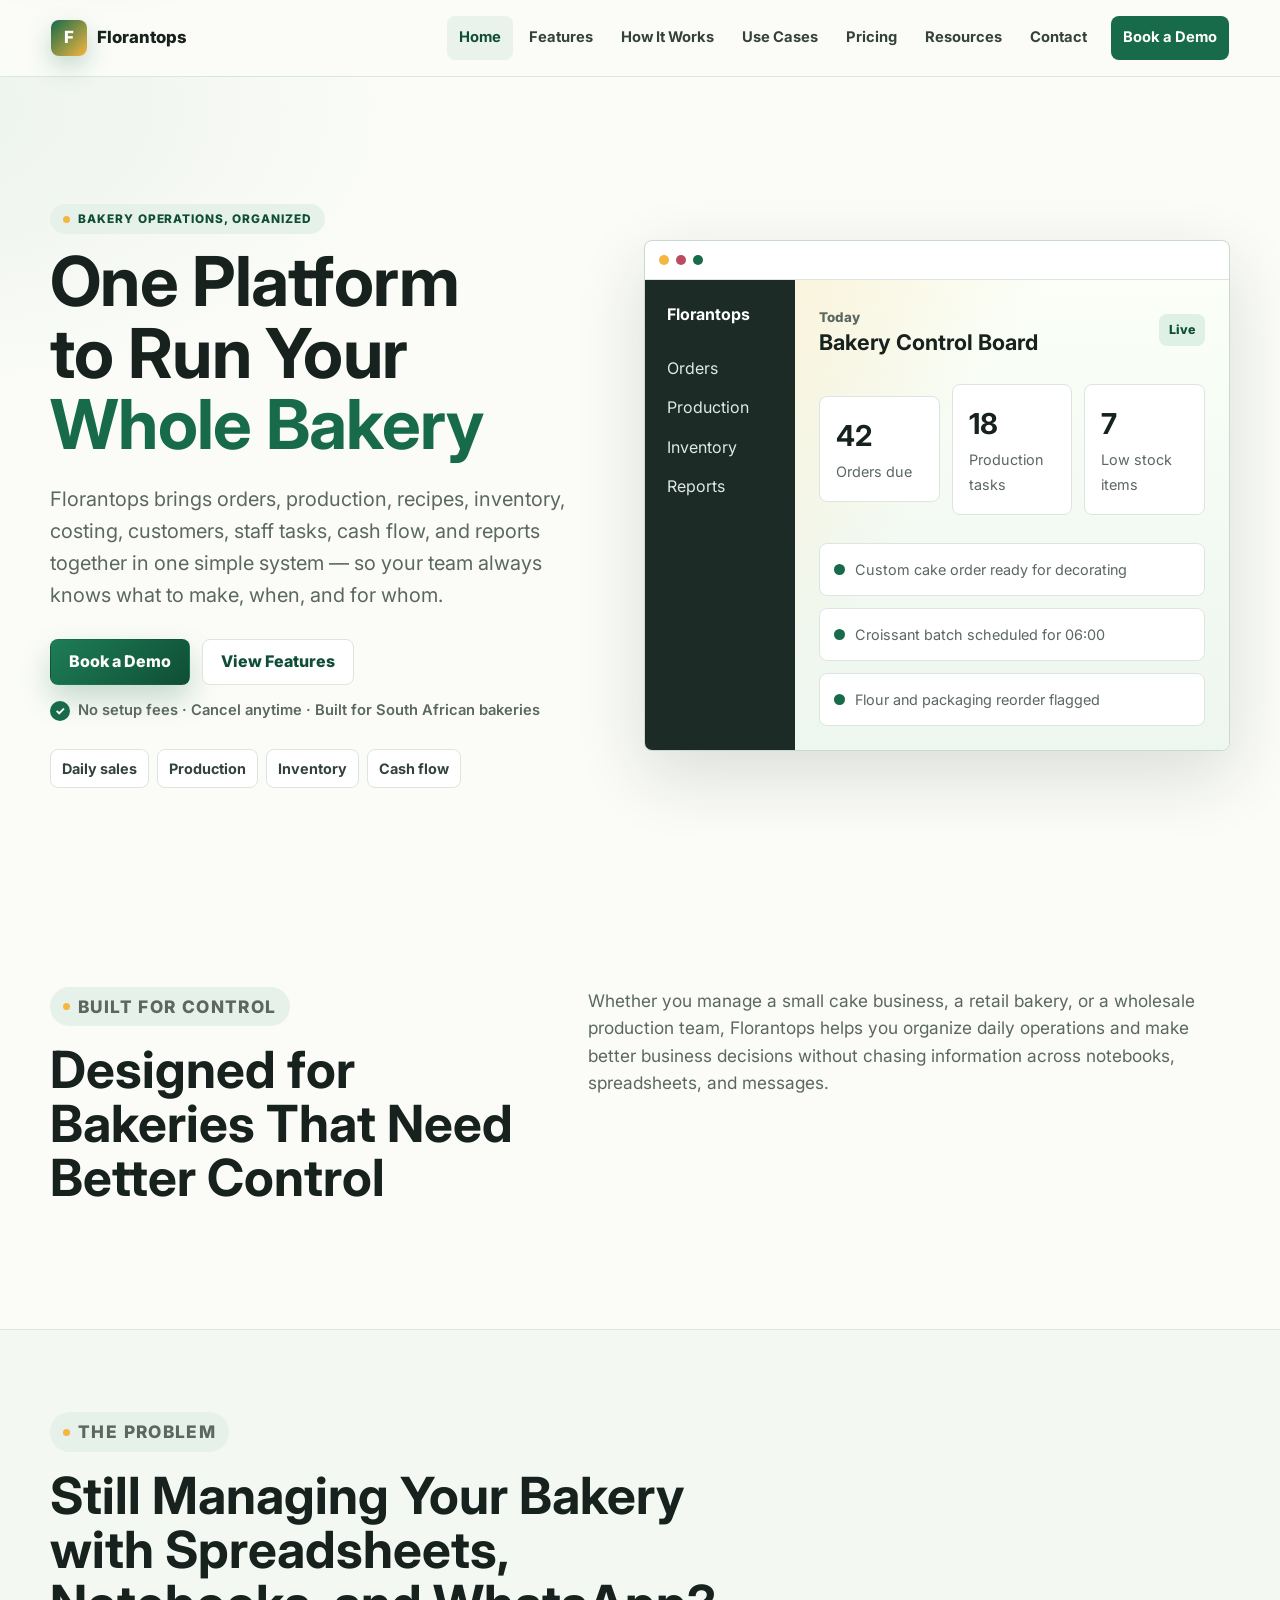
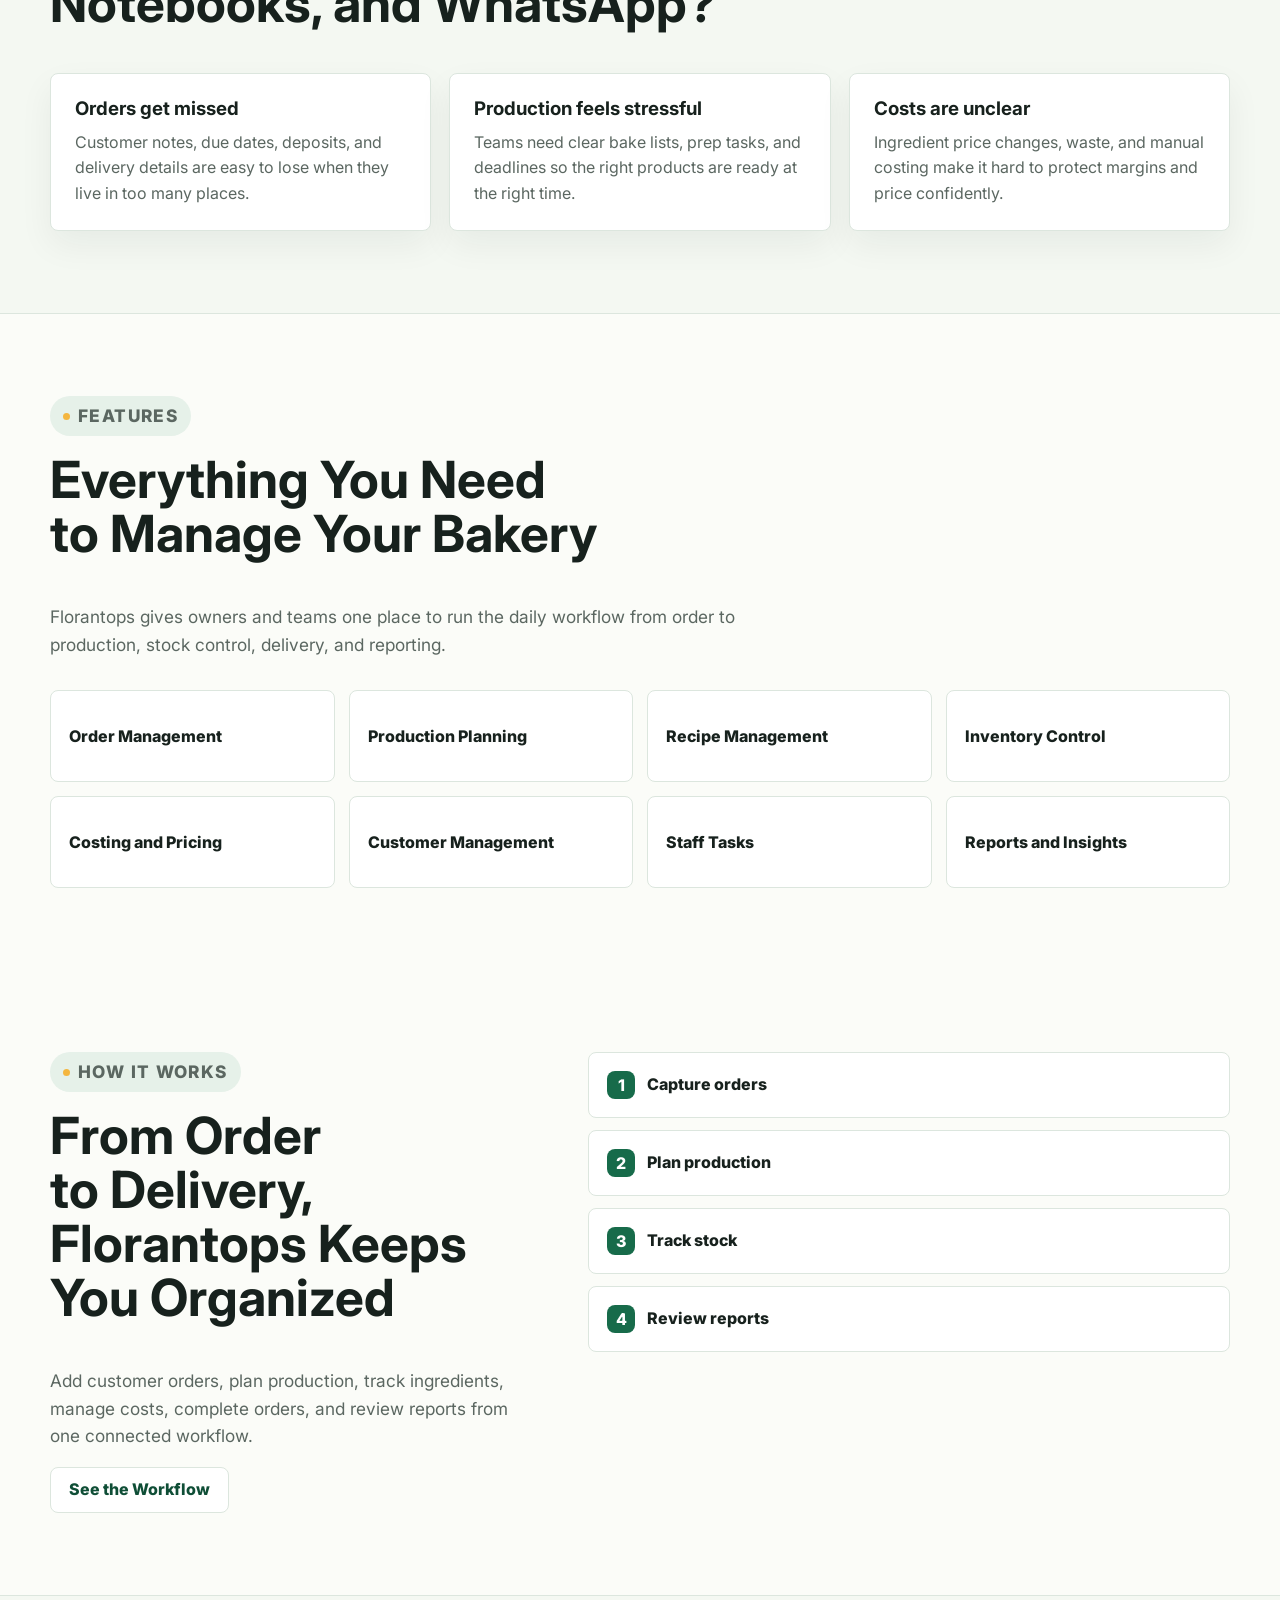
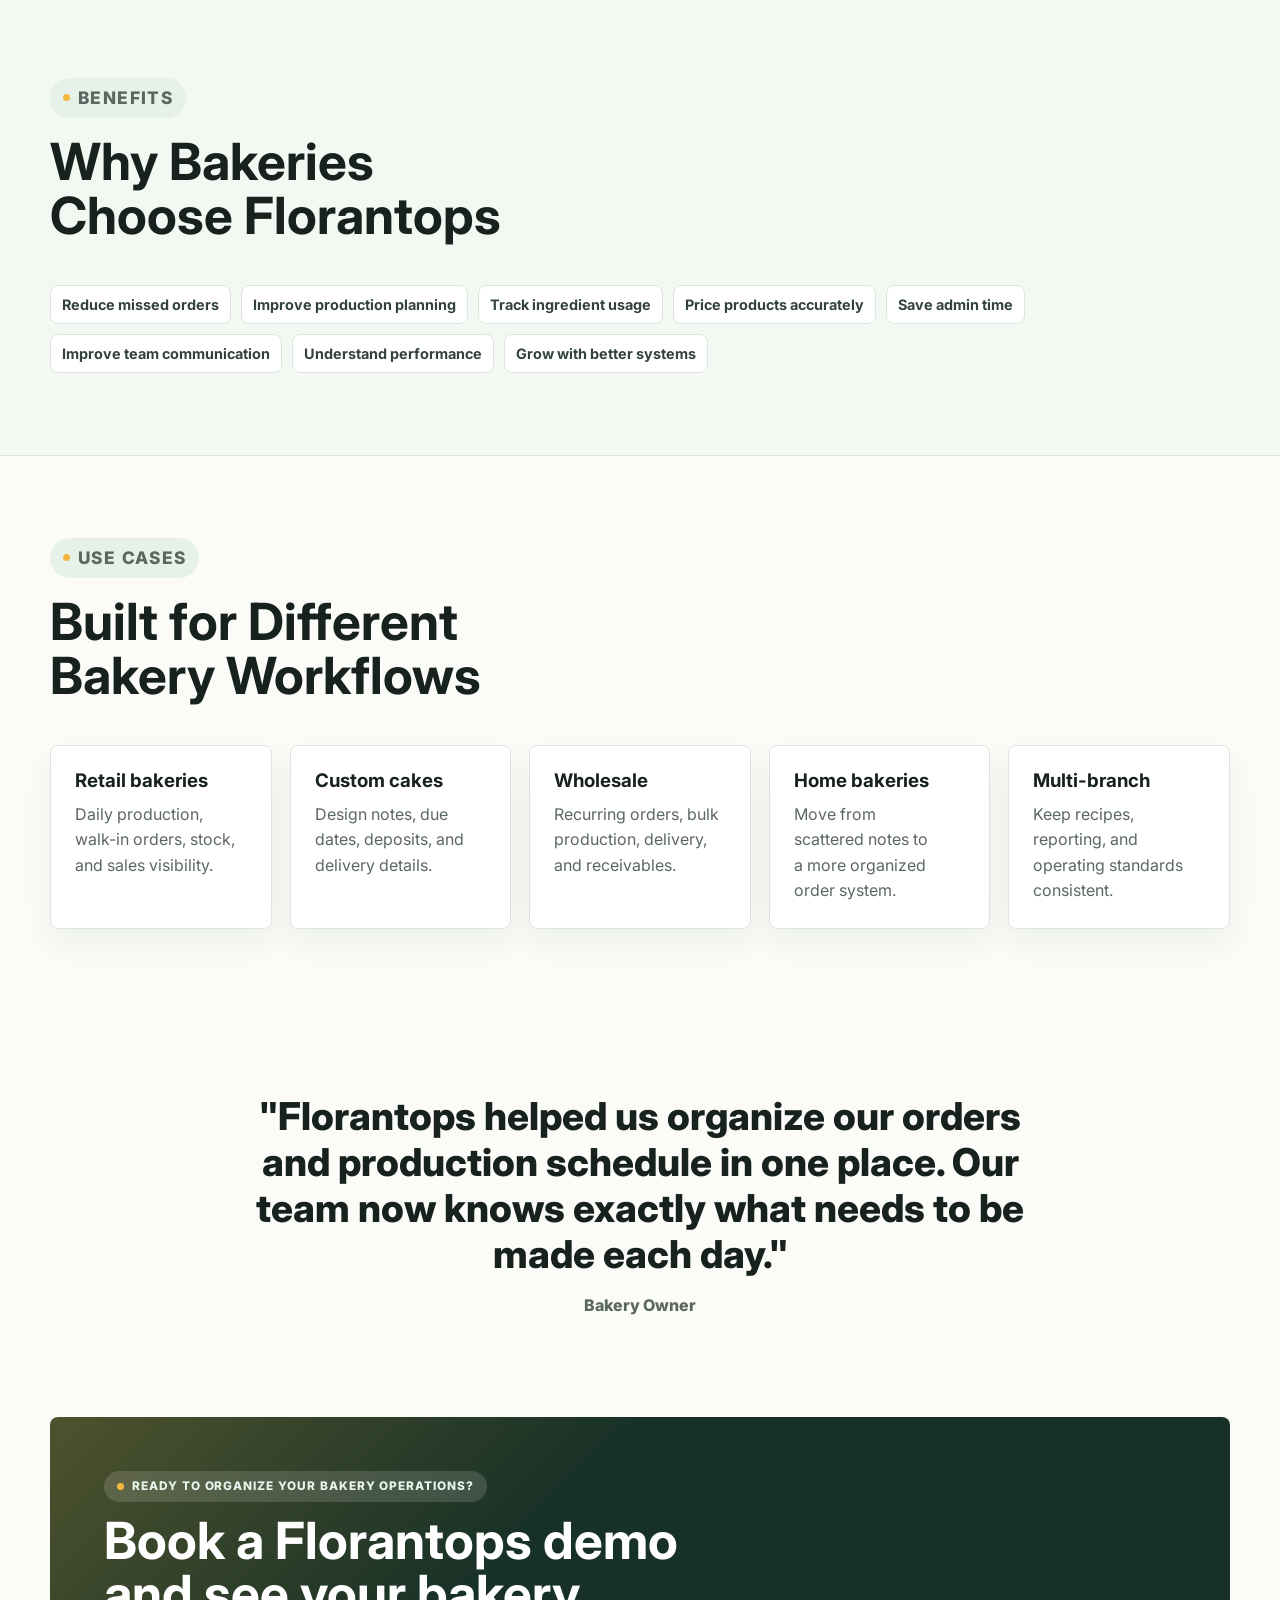
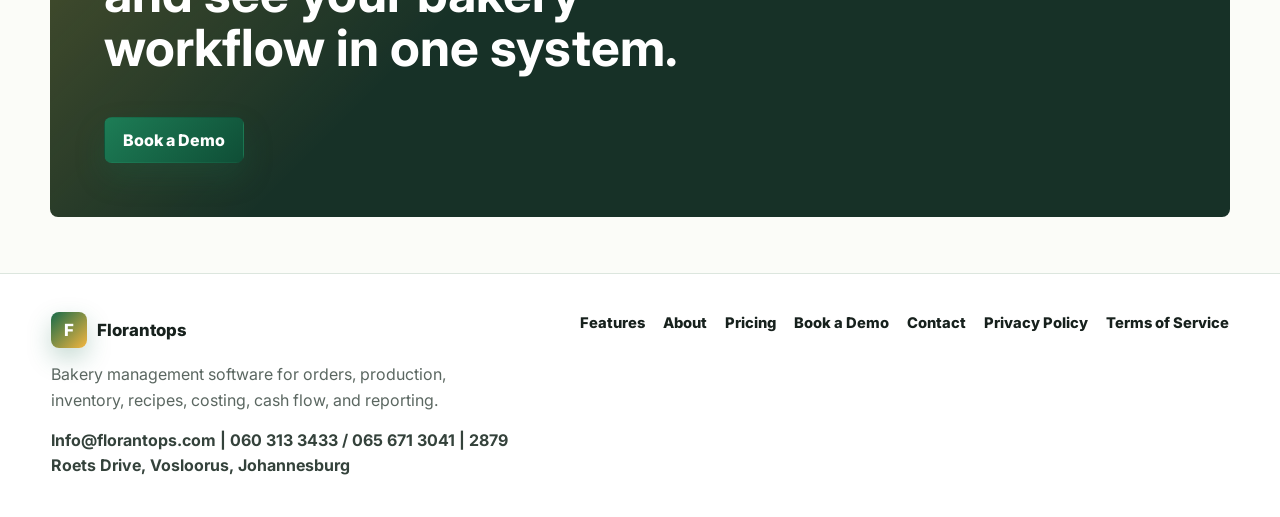
<file: index.html>
<!DOCTYPE html>
<html lang="en">
<head>
  <meta charset="UTF-8">
  <meta name="viewport" content="width=device-width, initial-scale=1.0">
  <title>Florantops | Bakery Management Software Built for Growing Bakeries</title>
  <meta name="description" content="Florantops helps bakeries manage orders, production, recipes, inventory, costing, customers, staff tasks, cash flow, and reports in one simple platform.">
  <link rel="preconnect" href="https://fonts.googleapis.com">
  <link rel="preconnect" href="https://fonts.gstatic.com" crossorigin>
  <link href="https://fonts.googleapis.com/css2?family=Inter:wght@400;500;600;700;800&display=swap" rel="stylesheet">
  <link rel="stylesheet" href="assets/styles.css">
</head>
<body>
  <header class="site-header">
    <a class="brand" href="index.html" aria-label="Florantops home">
      <span class="brand-mark">F</span>
      <span>Florantops</span>
    </a>
    <button class="nav-toggle" type="button" aria-label="Open navigation" aria-expanded="false">
      <span></span><span></span><span></span>
    </button>
    <nav class="site-nav" aria-label="Primary navigation">
      <a href="index.html" aria-current="page">Home</a>
      <a href="features.html">Features</a>
      <a href="how-it-works.html">How It Works</a>
      <a href="use-cases.html">Use Cases</a>
      <a href="pricing.html">Pricing</a>
      <a href="resources.html">Resources</a>
      <a href="contact.html">Contact</a>
      <a class="nav-cta" href="book-demo.html">Book a Demo</a>
    </nav>
  </header>

  <main>
    <section class="hero">
      <div class="hero-copy">
        <p class="eyebrow">Bakery operations, organized</p>
        <h1>One Platform to Run Your <span class="accent">Whole Bakery</span></h1>
        <p class="hero-text">Florantops brings orders, production, recipes, inventory, costing, customers, staff tasks, cash flow, and reports together in one simple system &mdash; so your team always knows what to make, when, and for whom.</p>
        <div class="hero-actions">
          <a class="button primary" href="book-demo.html">Book a Demo</a>
          <a class="button secondary" href="features.html">View Features</a>
        </div>
        <p class="hero-reassure">No setup fees &middot; Cancel anytime &middot; Built for South African bakeries</p>
        <div class="proof-strip" aria-label="Florantops proof points">
          <span>Daily sales</span>
          <span>Production</span>
          <span>Inventory</span>
          <span>Cash flow</span>
        </div>
      </div>
      <div class="hero-visual" aria-label="Florantops dashboard preview">
        <div class="browser-frame">
          <div class="browser-dots"><span></span><span></span><span></span></div>
          <div class="dashboard-grid">
            <aside class="mock-sidebar">
              <strong>Florantops</strong>
              <span>Orders</span>
              <span>Production</span>
              <span>Inventory</span>
              <span>Reports</span>
            </aside>
            <section class="mock-panel">
              <div class="panel-heading">
                <div>
                  <small>Today</small>
                  <h2>Bakery Control Board</h2>
                </div>
                <span class="status-pill">Live</span>
              </div>
              <div class="metric-row">
                <div><strong>42</strong><span>Orders due</span></div>
                <div><strong>18</strong><span>Production tasks</span></div>
                <div><strong>7</strong><span>Low stock items</span></div>
              </div>
              <div class="work-list">
                <p><span></span> Custom cake order ready for decorating</p>
                <p><span></span> Croissant batch scheduled for 06:00</p>
                <p><span></span> Flour and packaging reorder flagged</p>
              </div>
            </section>
          </div>
        </div>
      </div>
    </section>

    <section class="section split">
      <div>
        <p class="eyebrow">Built for control</p>
        <h2>Designed for Bakeries That Need Better Control</h2>
      </div>
      <p>Whether you manage a small cake business, a retail bakery, or a wholesale production team, Florantops helps you organize daily operations and make better business decisions without chasing information across notebooks, spreadsheets, and messages.</p>
    </section>

    <section class="section band">
      <div class="section-heading">
        <p class="eyebrow">The problem</p>
        <h2>Still Managing Your Bakery with Spreadsheets, Notebooks, and WhatsApp?</h2>
      </div>
      <div class="grid three">
        <article class="card">
          <h3>Orders get missed</h3>
          <p>Customer notes, due dates, deposits, and delivery details are easy to lose when they live in too many places.</p>
        </article>
        <article class="card">
          <h3>Production feels stressful</h3>
          <p>Teams need clear bake lists, prep tasks, and deadlines so the right products are ready at the right time.</p>
        </article>
        <article class="card">
          <h3>Costs are unclear</h3>
          <p>Ingredient price changes, waste, and manual costing make it hard to protect margins and price confidently.</p>
        </article>
      </div>
    </section>

    <section class="section">
      <div class="section-heading">
        <p class="eyebrow">Features</p>
        <h2>Everything You Need to Manage Your Bakery</h2>
        <p>Florantops gives owners and teams one place to run the daily workflow from order to production, stock control, delivery, and reporting.</p>
      </div>
      <div class="feature-matrix">
        <a href="features.html#orders">Order Management</a>
        <a href="features.html#production">Production Planning</a>
        <a href="features.html#recipes">Recipe Management</a>
        <a href="features.html#inventory">Inventory Control</a>
        <a href="features.html#costing">Costing and Pricing</a>
        <a href="features.html#customers">Customer Management</a>
        <a href="features.html#team">Staff Tasks</a>
        <a href="features.html#reports">Reports and Insights</a>
      </div>
    </section>

    <section class="section split process-preview">
      <div>
        <p class="eyebrow">How it works</p>
        <h2>From Order to Delivery, Florantops Keeps You Organized</h2>
        <p>Add customer orders, plan production, track ingredients, manage costs, complete orders, and review reports from one connected workflow.</p>
        <a class="button secondary" href="how-it-works.html">See the Workflow</a>
      </div>
      <ol class="timeline">
        <li>Capture orders</li>
        <li>Plan production</li>
        <li>Track stock</li>
        <li>Review reports</li>
      </ol>
    </section>

    <section class="section band">
      <div class="section-heading">
        <p class="eyebrow">Benefits</p>
        <h2>Why Bakeries Choose Florantops</h2>
      </div>
      <div class="benefit-list">
        <span>Reduce missed orders</span>
        <span>Improve production planning</span>
        <span>Track ingredient usage</span>
        <span>Price products accurately</span>
        <span>Save admin time</span>
        <span>Improve team communication</span>
        <span>Understand performance</span>
        <span>Grow with better systems</span>
      </div>
    </section>

    <section class="section">
      <div class="section-heading">
        <p class="eyebrow">Use cases</p>
        <h2>Built for Different Bakery Workflows</h2>
      </div>
      <div class="grid five">
        <article class="mini-card"><h3>Retail bakeries</h3><p>Daily production, walk-in orders, stock, and sales visibility.</p></article>
        <article class="mini-card"><h3>Custom cakes</h3><p>Design notes, due dates, deposits, and delivery details.</p></article>
        <article class="mini-card"><h3>Wholesale</h3><p>Recurring orders, bulk production, delivery, and receivables.</p></article>
        <article class="mini-card"><h3>Home bakeries</h3><p>Move from scattered notes to a more organized order system.</p></article>
        <article class="mini-card"><h3>Multi-branch</h3><p>Keep recipes, reporting, and operating standards consistent.</p></article>
      </div>
    </section>

    <section class="section quote-section">
      <blockquote>
        "Florantops helped us organize our orders and production schedule in one place. Our team now knows exactly what needs to be made each day."
      </blockquote>
      <p>Bakery Owner</p>
    </section>

    <section class="final-cta">
      <p class="eyebrow">Ready to organize your bakery operations?</p>
      <h2>Book a Florantops demo and see your bakery workflow in one system.</h2>
      <a class="button primary" href="book-demo.html">Book a Demo</a>
    </section>
  </main>

  <footer class="site-footer">
    <div>
      <a class="brand" href="index.html"><span class="brand-mark">F</span><span>Florantops</span></a>
      <p>Bakery management software for orders, production, inventory, recipes, costing, cash flow, and reporting.</p>
      <p class="footer-contact">Info@florantops.com | 060 313 3433 / 065 671 3041 | 2879 Roets Drive, Vosloorus, Johannesburg</p>
    </div>
    <div class="footer-links">
      <a href="features.html">Features</a>
      <a href="about.html">About</a>
      <a href="pricing.html">Pricing</a>
      <a href="book-demo.html">Book a Demo</a>
      <a href="contact.html">Contact</a>
      <a href="privacy.html">Privacy Policy</a>
      <a href="terms.html">Terms of Service</a>
    </div>
  </footer>
  <script src="assets/script.js"></script>
</body>
</html>
</file>
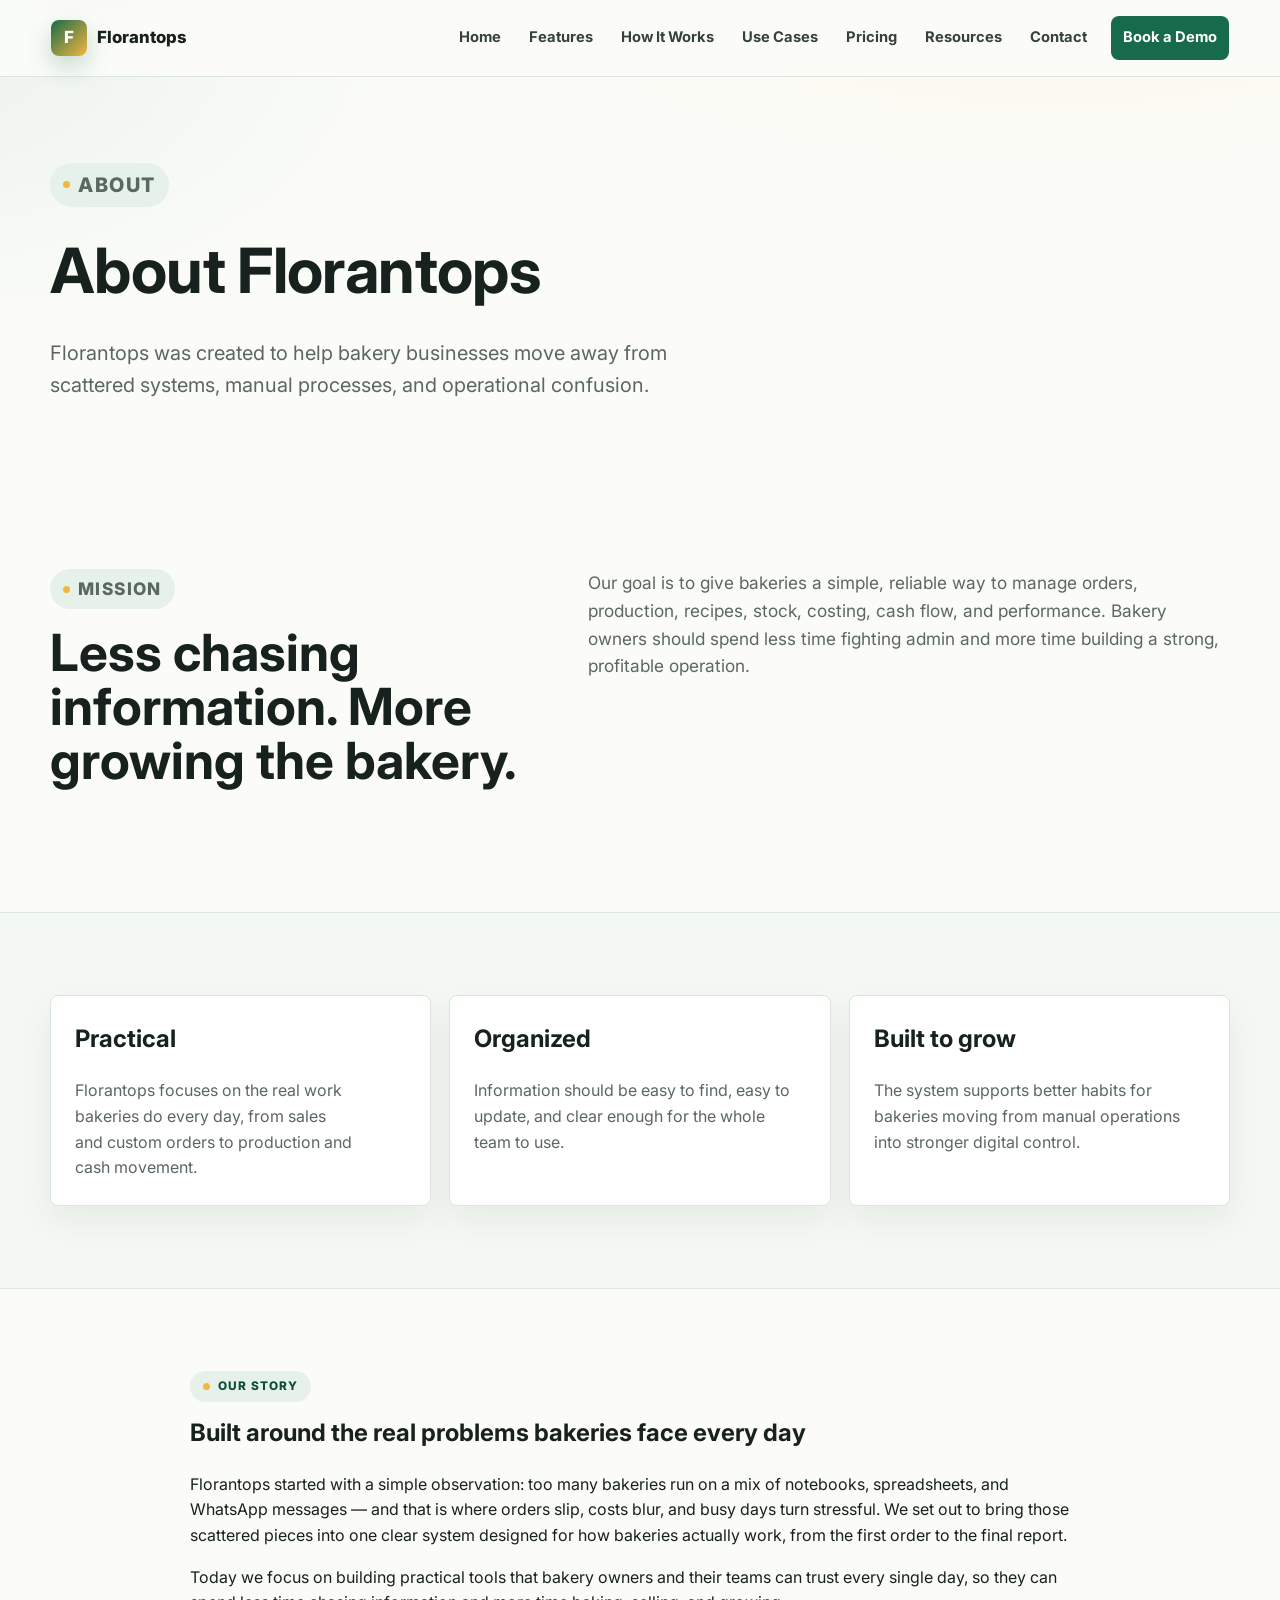
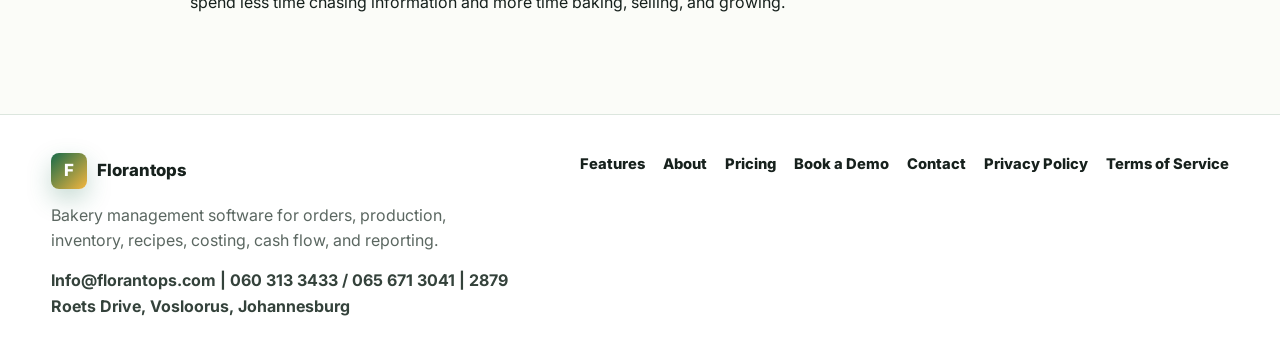
<file: about.html>
<!DOCTYPE html>
<html lang="en">
<head>
  <meta charset="UTF-8">
  <meta name="viewport" content="width=device-width, initial-scale=1.0">
  <title>About Florantops | Bakery Operations Software</title>
  <meta name="description" content="Florantops was created to help bakery businesses move away from scattered systems, manual processes, and operational confusion.">
  <link rel="preconnect" href="https://fonts.googleapis.com">
  <link rel="preconnect" href="https://fonts.gstatic.com" crossorigin>
  <link href="https://fonts.googleapis.com/css2?family=Inter:wght@400;500;600;700;800&display=swap" rel="stylesheet">
  <link rel="stylesheet" href="assets/styles.css">
</head>
<body>
  <header class="site-header">
    <a class="brand" href="index.html"><span class="brand-mark">F</span><span>Florantops</span></a>
    <button class="nav-toggle" type="button" aria-label="Open navigation" aria-expanded="false"><span></span><span></span><span></span></button>
    <nav class="site-nav" aria-label="Primary navigation">
      <a href="index.html">Home</a><a href="features.html">Features</a><a href="how-it-works.html">How It Works</a><a href="use-cases.html">Use Cases</a><a href="pricing.html">Pricing</a><a href="resources.html">Resources</a><a href="contact.html">Contact</a><a class="nav-cta" href="book-demo.html">Book a Demo</a>
    </nav>
  </header>
  <main>
    <section class="page-hero">
      <p class="eyebrow">About</p>
      <h1>About Florantops</h1>
      <p>Florantops was created to help bakery businesses move away from scattered systems, manual processes, and operational confusion.</p>
    </section>
    <section class="section split">
      <div><p class="eyebrow">Mission</p><h2>Less chasing information. More growing the bakery.</h2></div>
      <p>Our goal is to give bakeries a simple, reliable way to manage orders, production, recipes, stock, costing, cash flow, and performance. Bakery owners should spend less time fighting admin and more time building a strong, profitable operation.</p>
    </section>
    <section class="section band">
      <div class="grid three">
        <article class="card"><h2>Practical</h2><p>Florantops focuses on the real work bakeries do every day, from sales and custom orders to production and cash movement.</p></article>
        <article class="card"><h2>Organized</h2><p>Information should be easy to find, easy to update, and clear enough for the whole team to use.</p></article>
        <article class="card"><h2>Built to grow</h2><p>The system supports better habits for bakeries moving from manual operations into stronger digital control.</p></article>
      </div>
    </section>
    <section class="section founder-note">
      <p class="eyebrow">Our story</p>
      <h2>Built around the real problems bakeries face every day</h2>
      <p>Florantops started with a simple observation: too many bakeries run on a mix of notebooks, spreadsheets, and WhatsApp messages &mdash; and that is where orders slip, costs blur, and busy days turn stressful. We set out to bring those scattered pieces into one clear system designed for how bakeries actually work, from the first order to the final report.</p>
      <p>Today we focus on building practical tools that bakery owners and their teams can trust every single day, so they can spend less time chasing information and more time baking, selling, and growing.</p>
    </section>
  </main>
  <footer class="site-footer">
    <div><a class="brand" href="index.html"><span class="brand-mark">F</span><span>Florantops</span></a><p>Bakery management software for orders, production, inventory, recipes, costing, cash flow, and reporting.</p><p class="footer-contact">Info@florantops.com | 060 313 3433 / 065 671 3041 | 2879 Roets Drive, Vosloorus, Johannesburg</p></div>
    <div class="footer-links"><a href="features.html">Features</a><a href="about.html">About</a><a href="pricing.html">Pricing</a><a href="book-demo.html">Book a Demo</a><a href="contact.html">Contact</a><a href="privacy.html">Privacy Policy</a><a href="terms.html">Terms of Service</a></div>
  </footer>
  <script src="assets/script.js"></script>
</body>
</html>
</file>
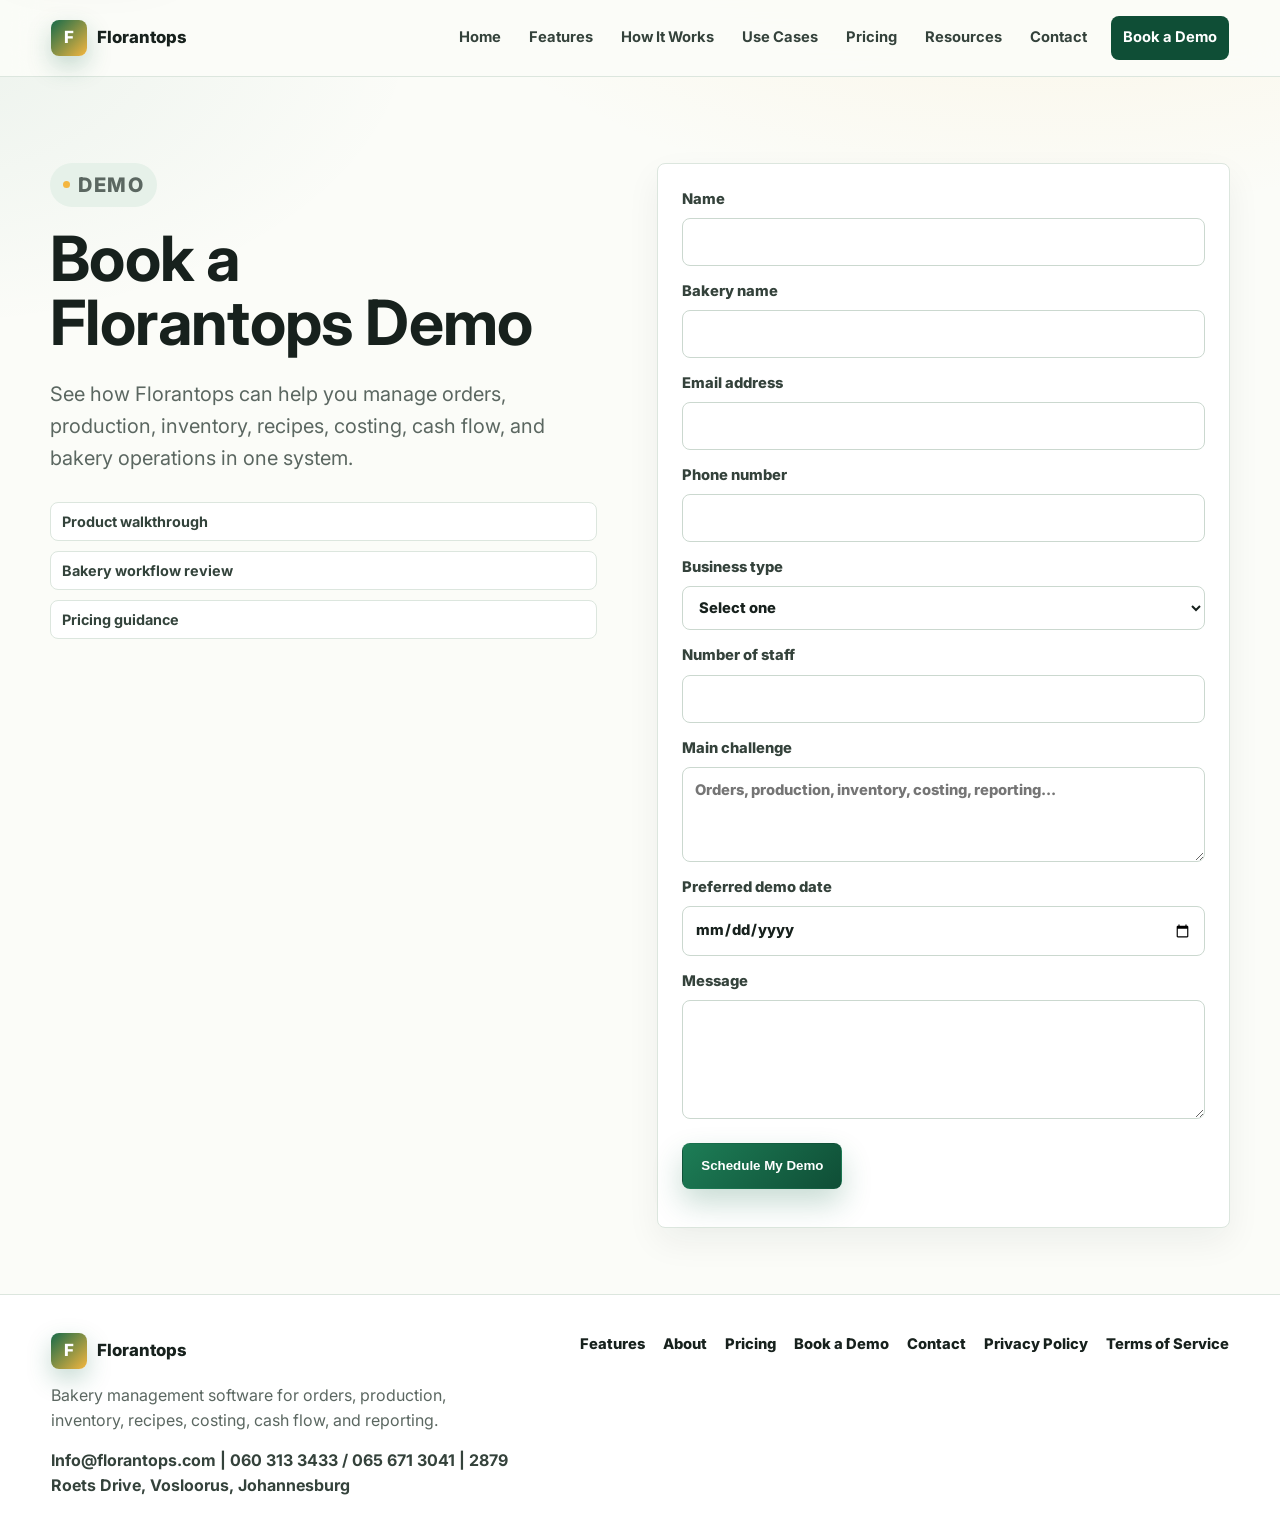
<file: book-demo.html>
<!DOCTYPE html>
<html lang="en">
<head>
  <meta charset="UTF-8">
  <meta name="viewport" content="width=device-width, initial-scale=1.0">
  <title>Book a Florantops Demo | Bakery Management Software</title>
  <meta name="description" content="Book a Florantops demo to see how your bakery can manage orders, production, inventory, recipes, costing, and reports in one system.">
  <link rel="preconnect" href="https://fonts.googleapis.com">
  <link rel="preconnect" href="https://fonts.gstatic.com" crossorigin>
  <link href="https://fonts.googleapis.com/css2?family=Inter:wght@400;500;600;700;800&display=swap" rel="stylesheet">
  <link rel="stylesheet" href="assets/styles.css">
</head>
<body>
  <header class="site-header">
    <a class="brand" href="index.html"><span class="brand-mark">F</span><span>Florantops</span></a>
    <button class="nav-toggle" type="button" aria-label="Open navigation" aria-expanded="false"><span></span><span></span><span></span></button>
    <nav class="site-nav" aria-label="Primary navigation">
      <a href="index.html">Home</a><a href="features.html">Features</a><a href="how-it-works.html">How It Works</a><a href="use-cases.html">Use Cases</a><a href="pricing.html">Pricing</a><a href="resources.html">Resources</a><a href="contact.html">Contact</a><a class="nav-cta" href="book-demo.html" aria-current="page">Book a Demo</a>
    </nav>
  </header>
  <main>
    <section class="page-hero form-hero">
      <div>
        <p class="eyebrow">Demo</p>
        <h1>Book a Florantops Demo</h1>
        <p>See how Florantops can help you manage orders, production, inventory, recipes, costing, cash flow, and bakery operations in one system.</p>
        <div class="demo-points">
          <span>Product walkthrough</span><span>Bakery workflow review</span><span>Pricing guidance</span>
        </div>
      </div>
      <form class="form-card js-form" action="https://formsubmit.co/ajax/Info@florantops.com" method="post">
        <input type="hidden" name="_subject" value="New Florantops demo request">
        <input type="hidden" name="_template" value="table">
        <input type="hidden" name="_captcha" value="false">
        <input type="hidden" name="_next" value="https://www.florantops.com/thank-you">
        <input type="text" name="_honey" tabindex="-1" autocomplete="off" class="honeypot" aria-hidden="true">
        <label>Name<input type="text" name="name" required></label>
        <label>Bakery name<input type="text" name="bakery" required></label>
        <label>Email address<input type="email" name="email" required></label>
        <label>Phone number<input type="tel" name="phone"></label>
        <label>Business type<select name="business-type" required><option value="">Select one</option><option>Retail bakery</option><option>Custom cake business</option><option>Wholesale bakery</option><option>Home bakery</option><option>Bakery chain</option><option>Food production team</option></select></label>
        <label>Number of staff<input type="number" name="staff" min="1"></label>
        <label>Main challenge<textarea name="challenge" rows="3" placeholder="Orders, production, inventory, costing, reporting..."></textarea></label>
        <label>Preferred demo date<input type="date" name="demo-date"></label>
        <label>Message<textarea name="message" rows="4"></textarea></label>
        <button class="button primary" type="submit">Schedule My Demo</button>
        <p class="form-status" role="status" aria-live="polite"></p>
      </form>
    </section>
  </main>
  <footer class="site-footer">
    <div><a class="brand" href="index.html"><span class="brand-mark">F</span><span>Florantops</span></a><p>Bakery management software for orders, production, inventory, recipes, costing, cash flow, and reporting.</p><p class="footer-contact">Info@florantops.com | 060 313 3433 / 065 671 3041 | 2879 Roets Drive, Vosloorus, Johannesburg</p></div>
    <div class="footer-links"><a href="features.html">Features</a><a href="about.html">About</a><a href="pricing.html">Pricing</a><a href="book-demo.html">Book a Demo</a><a href="contact.html">Contact</a><a href="privacy.html">Privacy Policy</a><a href="terms.html">Terms of Service</a></div>
  </footer>
  <script src="assets/script.js"></script>
</body>
</html>
</file>
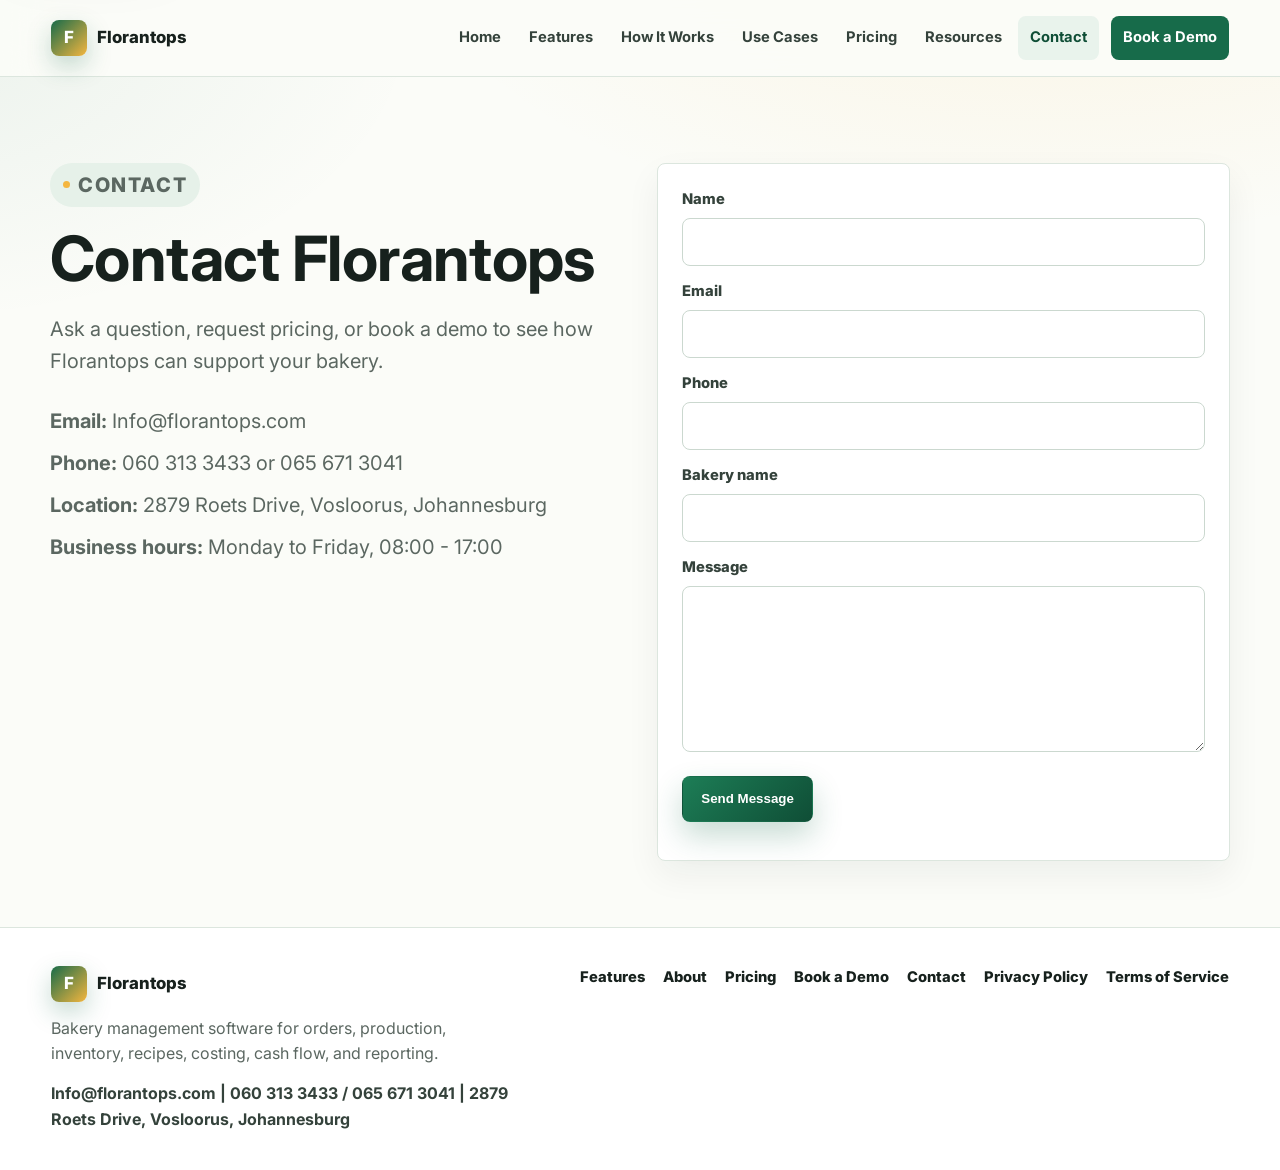
<file: contact.html>
<!DOCTYPE html>
<html lang="en">
<head>
  <meta charset="UTF-8">
  <meta name="viewport" content="width=device-width, initial-scale=1.0">
  <title>Contact Florantops | Bakery Management Software</title>
  <meta name="description" content="Contact Florantops to ask questions, request pricing, or book a demo for your bakery management workflow.">
  <link rel="preconnect" href="https://fonts.googleapis.com">
  <link rel="preconnect" href="https://fonts.gstatic.com" crossorigin>
  <link href="https://fonts.googleapis.com/css2?family=Inter:wght@400;500;600;700;800&display=swap" rel="stylesheet">
  <link rel="stylesheet" href="assets/styles.css">
</head>
<body>
  <header class="site-header">
    <a class="brand" href="index.html"><span class="brand-mark">F</span><span>Florantops</span></a>
    <button class="nav-toggle" type="button" aria-label="Open navigation" aria-expanded="false"><span></span><span></span><span></span></button>
    <nav class="site-nav" aria-label="Primary navigation">
      <a href="index.html">Home</a><a href="features.html">Features</a><a href="how-it-works.html">How It Works</a><a href="use-cases.html">Use Cases</a><a href="pricing.html">Pricing</a><a href="resources.html">Resources</a><a href="contact.html" aria-current="page">Contact</a><a class="nav-cta" href="book-demo.html">Book a Demo</a>
    </nav>
  </header>
  <main>
    <section class="page-hero form-hero">
      <div>
        <p class="eyebrow">Contact</p>
        <h1>Contact Florantops</h1>
        <p>Ask a question, request pricing, or book a demo to see how Florantops can support your bakery.</p>
        <div class="contact-details">
          <p><strong>Email:</strong> <a href="mailto:Info@florantops.com">Info@florantops.com</a></p>
          <p><strong>Phone:</strong> <a href="tel:+27603133433">060 313 3433</a> or <a href="tel:+27656713041">065 671 3041</a></p>
          <p><strong>Location:</strong> 2879 Roets Drive, Vosloorus, Johannesburg</p>
          <p><strong>Business hours:</strong> Monday to Friday, 08:00 - 17:00</p>
        </div>
      </div>
      <form class="form-card js-form" action="https://formsubmit.co/ajax/Info@florantops.com" method="post">
        <input type="hidden" name="_subject" value="New Florantops contact message">
        <input type="hidden" name="_template" value="table">
        <input type="hidden" name="_captcha" value="false">
        <input type="hidden" name="_next" value="https://www.florantops.com/thank-you">
        <input type="text" name="_honey" tabindex="-1" autocomplete="off" class="honeypot" aria-hidden="true">
        <label>Name<input type="text" name="name" required></label>
        <label>Email<input type="email" name="email" required></label>
        <label>Phone<input type="tel" name="phone"></label>
        <label>Bakery name<input type="text" name="bakery"></label>
        <label>Message<textarea name="message" rows="6" required></textarea></label>
        <button class="button primary" type="submit">Send Message</button>
        <p class="form-status" role="status" aria-live="polite"></p>
      </form>
    </section>
  </main>
  <footer class="site-footer">
    <div><a class="brand" href="index.html"><span class="brand-mark">F</span><span>Florantops</span></a><p>Bakery management software for orders, production, inventory, recipes, costing, cash flow, and reporting.</p><p class="footer-contact">Info@florantops.com | 060 313 3433 / 065 671 3041 | 2879 Roets Drive, Vosloorus, Johannesburg</p></div>
    <div class="footer-links"><a href="features.html">Features</a><a href="about.html">About</a><a href="pricing.html">Pricing</a><a href="book-demo.html">Book a Demo</a><a href="contact.html">Contact</a><a href="privacy.html">Privacy Policy</a><a href="terms.html">Terms of Service</a></div>
  </footer>
  <script src="assets/script.js"></script>
</body>
</html>
</file>
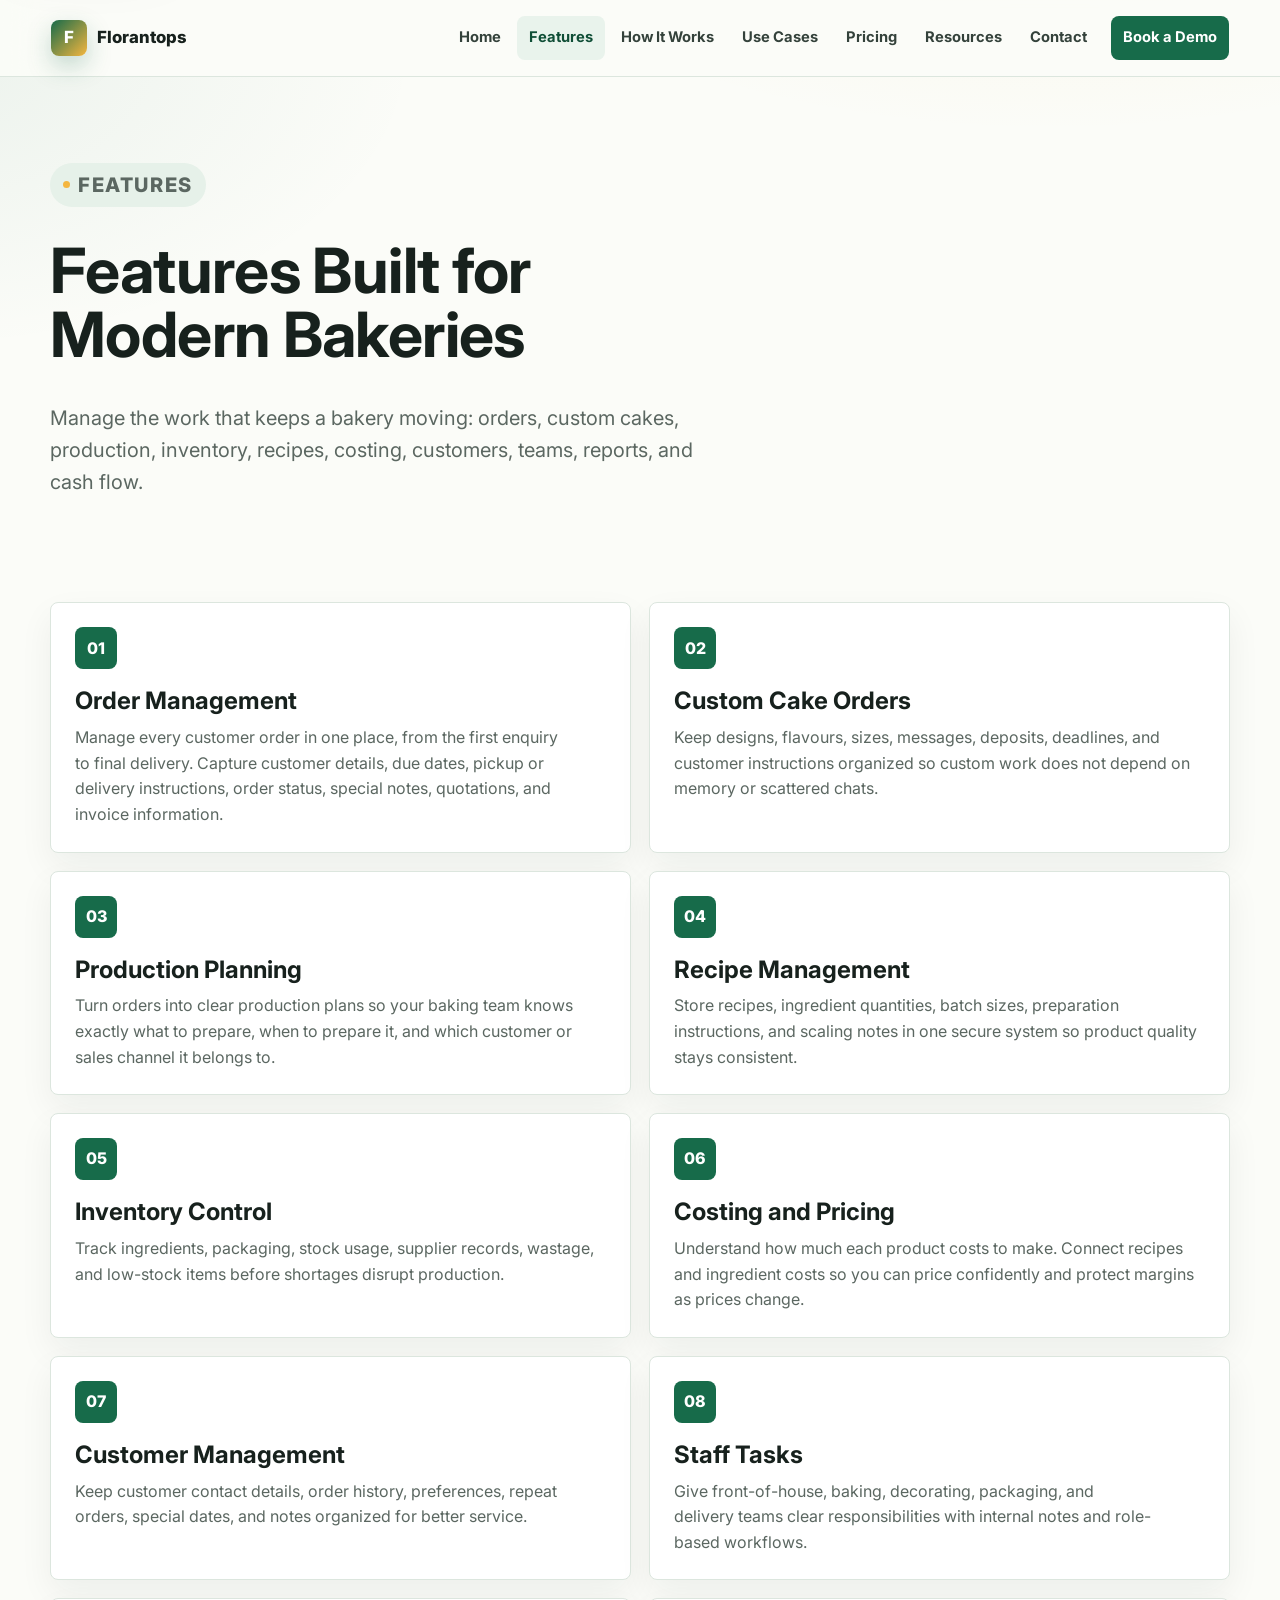
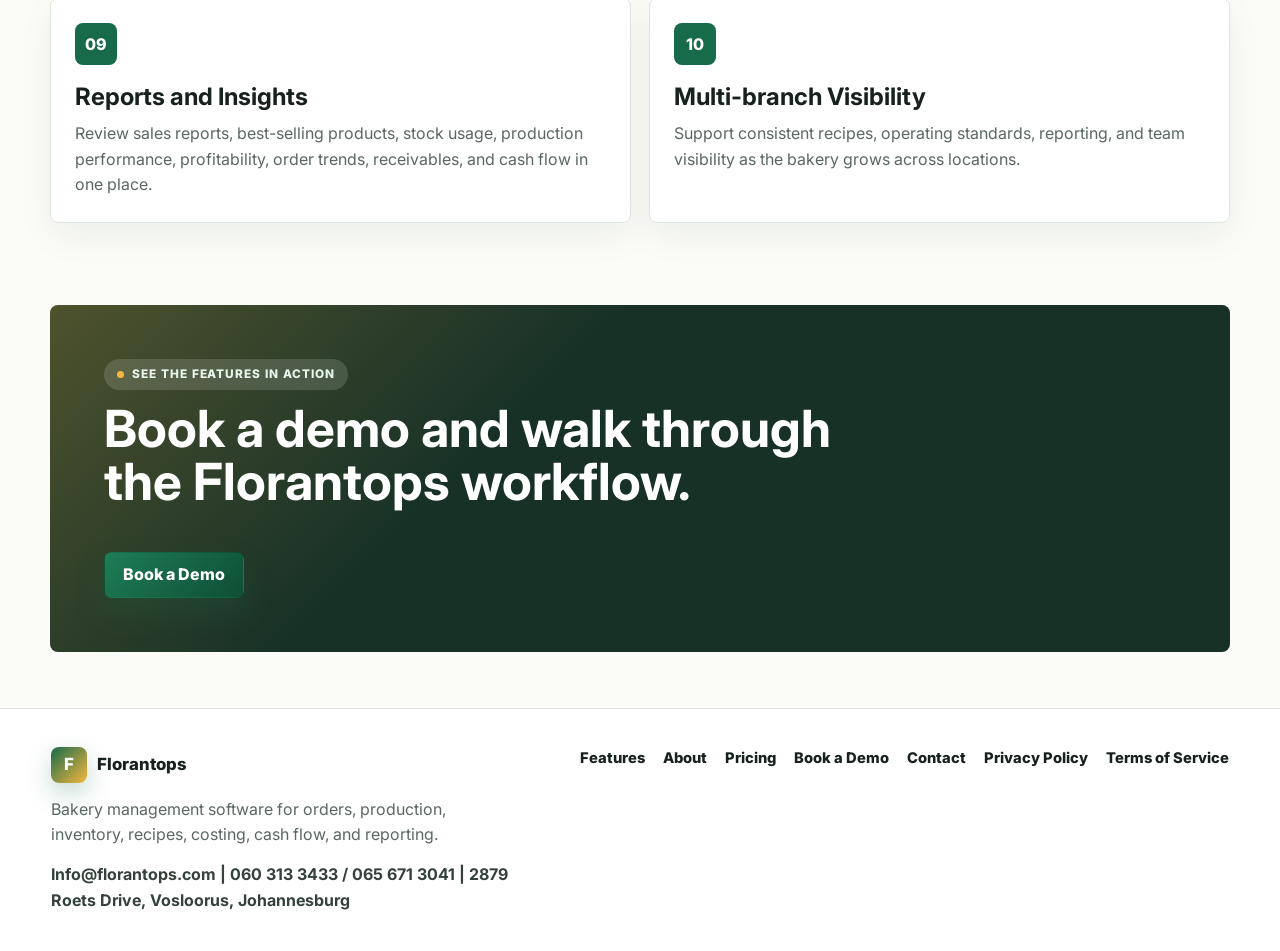
<file: features.html>
<!DOCTYPE html>
<html lang="en">
<head>
  <meta charset="UTF-8">
  <meta name="viewport" content="width=device-width, initial-scale=1.0">
  <title>Features | Florantops Bakery Management Software</title>
  <meta name="description" content="Explore Florantops features for bakery order management, production planning, recipes, inventory, costing, customers, teams, reports, and cash flow.">
  <link rel="preconnect" href="https://fonts.googleapis.com">
  <link rel="preconnect" href="https://fonts.gstatic.com" crossorigin>
  <link href="https://fonts.googleapis.com/css2?family=Inter:wght@400;500;600;700;800&display=swap" rel="stylesheet">
  <link rel="stylesheet" href="assets/styles.css">
</head>
<body>
  <header class="site-header">
    <a class="brand" href="index.html"><span class="brand-mark">F</span><span>Florantops</span></a>
    <button class="nav-toggle" type="button" aria-label="Open navigation" aria-expanded="false"><span></span><span></span><span></span></button>
    <nav class="site-nav" aria-label="Primary navigation">
      <a href="index.html">Home</a><a href="features.html" aria-current="page">Features</a><a href="how-it-works.html">How It Works</a><a href="use-cases.html">Use Cases</a><a href="pricing.html">Pricing</a><a href="resources.html">Resources</a><a href="contact.html">Contact</a><a class="nav-cta" href="book-demo.html">Book a Demo</a>
    </nav>
  </header>
  <main>
    <section class="page-hero">
      <p class="eyebrow">Features</p>
      <h1>Features Built for Modern Bakeries</h1>
      <p>Manage the work that keeps a bakery moving: orders, custom cakes, production, inventory, recipes, costing, customers, teams, reports, and cash flow.</p>
    </section>

    <section class="section feature-details">
      <article id="orders" class="detail-card">
        <span class="icon-badge">01</span>
        <h2>Order Management</h2>
        <p>Manage every customer order in one place, from the first enquiry to final delivery. Capture customer details, due dates, pickup or delivery instructions, order status, special notes, quotations, and invoice information.</p>
      </article>
      <article id="custom-cakes" class="detail-card">
        <span class="icon-badge">02</span>
        <h2>Custom Cake Orders</h2>
        <p>Keep designs, flavours, sizes, messages, deposits, deadlines, and customer instructions organized so custom work does not depend on memory or scattered chats.</p>
      </article>
      <article id="production" class="detail-card">
        <span class="icon-badge">03</span>
        <h2>Production Planning</h2>
        <p>Turn orders into clear production plans so your baking team knows exactly what to prepare, when to prepare it, and which customer or sales channel it belongs to.</p>
      </article>
      <article id="recipes" class="detail-card">
        <span class="icon-badge">04</span>
        <h2>Recipe Management</h2>
        <p>Store recipes, ingredient quantities, batch sizes, preparation instructions, and scaling notes in one secure system so product quality stays consistent.</p>
      </article>
      <article id="inventory" class="detail-card">
        <span class="icon-badge">05</span>
        <h2>Inventory Control</h2>
        <p>Track ingredients, packaging, stock usage, supplier records, wastage, and low-stock items before shortages disrupt production.</p>
      </article>
      <article id="costing" class="detail-card">
        <span class="icon-badge">06</span>
        <h2>Costing and Pricing</h2>
        <p>Understand how much each product costs to make. Connect recipes and ingredient costs so you can price confidently and protect margins as prices change.</p>
      </article>
      <article id="customers" class="detail-card">
        <span class="icon-badge">07</span>
        <h2>Customer Management</h2>
        <p>Keep customer contact details, order history, preferences, repeat orders, special dates, and notes organized for better service.</p>
      </article>
      <article id="team" class="detail-card">
        <span class="icon-badge">08</span>
        <h2>Staff Tasks</h2>
        <p>Give front-of-house, baking, decorating, packaging, and delivery teams clear responsibilities with internal notes and role-based workflows.</p>
      </article>
      <article id="reports" class="detail-card">
        <span class="icon-badge">09</span>
        <h2>Reports and Insights</h2>
        <p>Review sales reports, best-selling products, stock usage, production performance, profitability, order trends, receivables, and cash flow in one place.</p>
      </article>
      <article id="branches" class="detail-card">
        <span class="icon-badge">10</span>
        <h2>Multi-branch Visibility</h2>
        <p>Support consistent recipes, operating standards, reporting, and team visibility as the bakery grows across locations.</p>
      </article>
    </section>

    <section class="final-cta">
      <p class="eyebrow">See the features in action</p>
      <h2>Book a demo and walk through the Florantops workflow.</h2>
      <a class="button primary" href="book-demo.html">Book a Demo</a>
    </section>
  </main>
  <footer class="site-footer">
    <div><a class="brand" href="index.html"><span class="brand-mark">F</span><span>Florantops</span></a><p>Bakery management software for orders, production, inventory, recipes, costing, cash flow, and reporting.</p><p class="footer-contact">Info@florantops.com | 060 313 3433 / 065 671 3041 | 2879 Roets Drive, Vosloorus, Johannesburg</p></div>
    <div class="footer-links"><a href="features.html">Features</a><a href="about.html">About</a><a href="pricing.html">Pricing</a><a href="book-demo.html">Book a Demo</a><a href="contact.html">Contact</a><a href="privacy.html">Privacy Policy</a><a href="terms.html">Terms of Service</a></div>
  </footer>
  <script src="assets/script.js"></script>
</body>
</html>
</file>
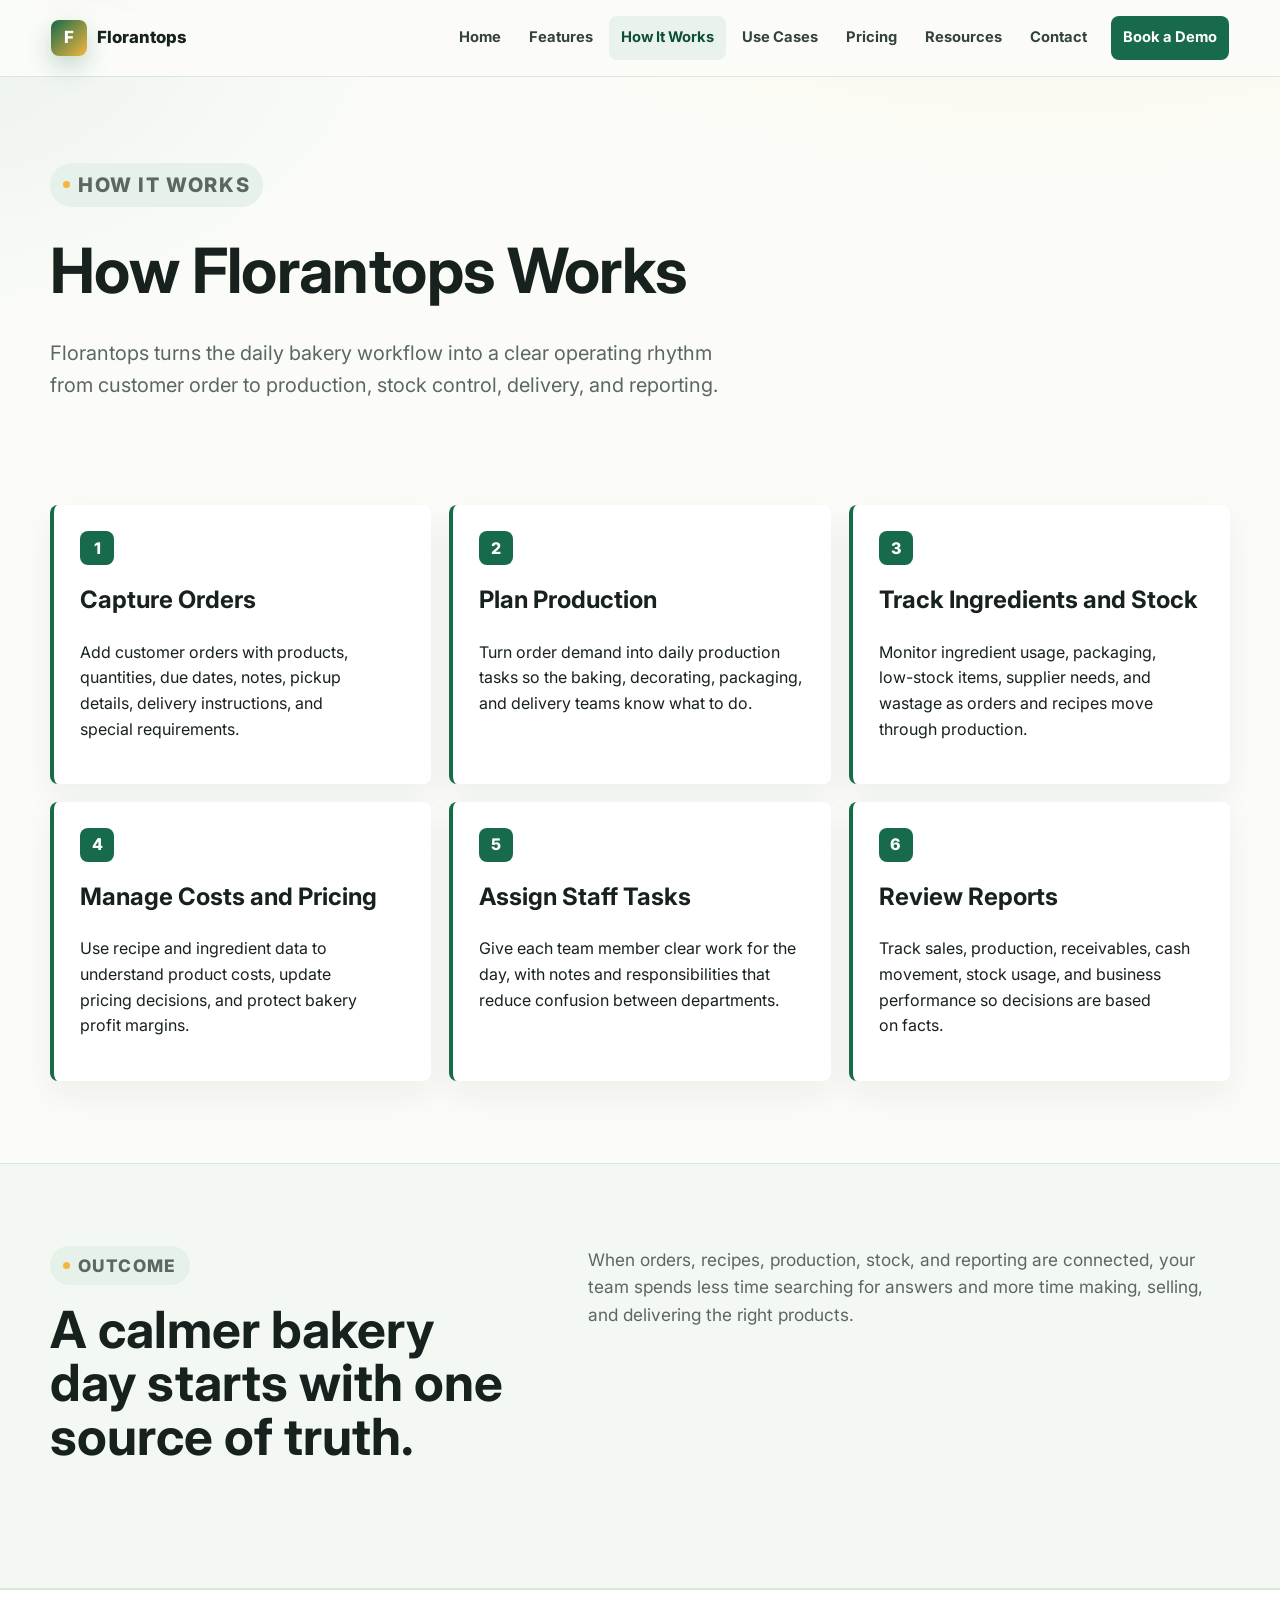
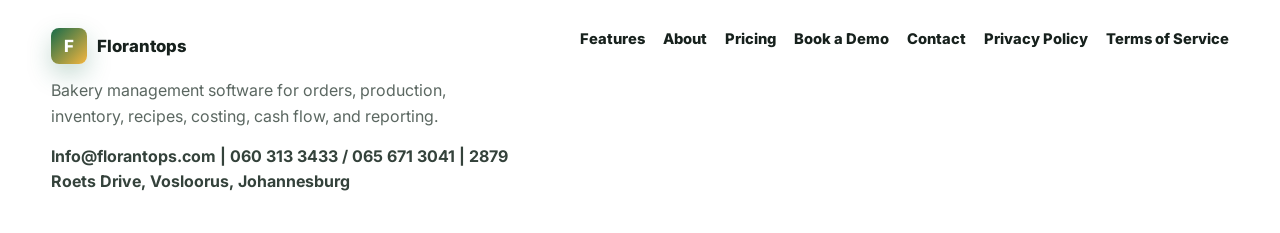
<file: how-it-works.html>
<!DOCTYPE html>
<html lang="en">
<head>
  <meta charset="UTF-8">
  <meta name="viewport" content="width=device-width, initial-scale=1.0">
  <title>How Florantops Works | Bakery Workflow Software</title>
  <meta name="description" content="See how Florantops helps bakeries capture orders, plan production, track inventory, manage costing, assign tasks, and review reports.">
  <link rel="preconnect" href="https://fonts.googleapis.com">
  <link rel="preconnect" href="https://fonts.gstatic.com" crossorigin>
  <link href="https://fonts.googleapis.com/css2?family=Inter:wght@400;500;600;700;800&display=swap" rel="stylesheet">
  <link rel="stylesheet" href="assets/styles.css">
</head>
<body>
  <header class="site-header">
    <a class="brand" href="index.html"><span class="brand-mark">F</span><span>Florantops</span></a>
    <button class="nav-toggle" type="button" aria-label="Open navigation" aria-expanded="false"><span></span><span></span><span></span></button>
    <nav class="site-nav" aria-label="Primary navigation">
      <a href="index.html">Home</a><a href="features.html">Features</a><a href="how-it-works.html" aria-current="page">How It Works</a><a href="use-cases.html">Use Cases</a><a href="pricing.html">Pricing</a><a href="resources.html">Resources</a><a href="contact.html">Contact</a><a class="nav-cta" href="book-demo.html">Book a Demo</a>
    </nav>
  </header>
  <main>
    <section class="page-hero">
      <p class="eyebrow">How it works</p>
      <h1>How Florantops Works</h1>
      <p>Florantops turns the daily bakery workflow into a clear operating rhythm from customer order to production, stock control, delivery, and reporting.</p>
    </section>
    <section class="section workflow">
      <article><span>1</span><h2>Capture Orders</h2><p>Add customer orders with products, quantities, due dates, notes, pickup details, delivery instructions, and special requirements.</p></article>
      <article><span>2</span><h2>Plan Production</h2><p>Turn order demand into daily production tasks so the baking, decorating, packaging, and delivery teams know what to do.</p></article>
      <article><span>3</span><h2>Track Ingredients and Stock</h2><p>Monitor ingredient usage, packaging, low-stock items, supplier needs, and wastage as orders and recipes move through production.</p></article>
      <article><span>4</span><h2>Manage Costs and Pricing</h2><p>Use recipe and ingredient data to understand product costs, update pricing decisions, and protect bakery profit margins.</p></article>
      <article><span>5</span><h2>Assign Staff Tasks</h2><p>Give each team member clear work for the day, with notes and responsibilities that reduce confusion between departments.</p></article>
      <article><span>6</span><h2>Review Reports</h2><p>Track sales, production, receivables, cash movement, stock usage, and business performance so decisions are based on facts.</p></article>
    </section>
    <section class="section band split">
      <div><p class="eyebrow">Outcome</p><h2>A calmer bakery day starts with one source of truth.</h2></div>
      <p>When orders, recipes, production, stock, and reporting are connected, your team spends less time searching for answers and more time making, selling, and delivering the right products.</p>
    </section>
  </main>
  <footer class="site-footer">
    <div><a class="brand" href="index.html"><span class="brand-mark">F</span><span>Florantops</span></a><p>Bakery management software for orders, production, inventory, recipes, costing, cash flow, and reporting.</p><p class="footer-contact">Info@florantops.com | 060 313 3433 / 065 671 3041 | 2879 Roets Drive, Vosloorus, Johannesburg</p></div>
    <div class="footer-links"><a href="features.html">Features</a><a href="about.html">About</a><a href="pricing.html">Pricing</a><a href="book-demo.html">Book a Demo</a><a href="contact.html">Contact</a><a href="privacy.html">Privacy Policy</a><a href="terms.html">Terms of Service</a></div>
  </footer>
  <script src="assets/script.js"></script>
</body>
</html>
</file>
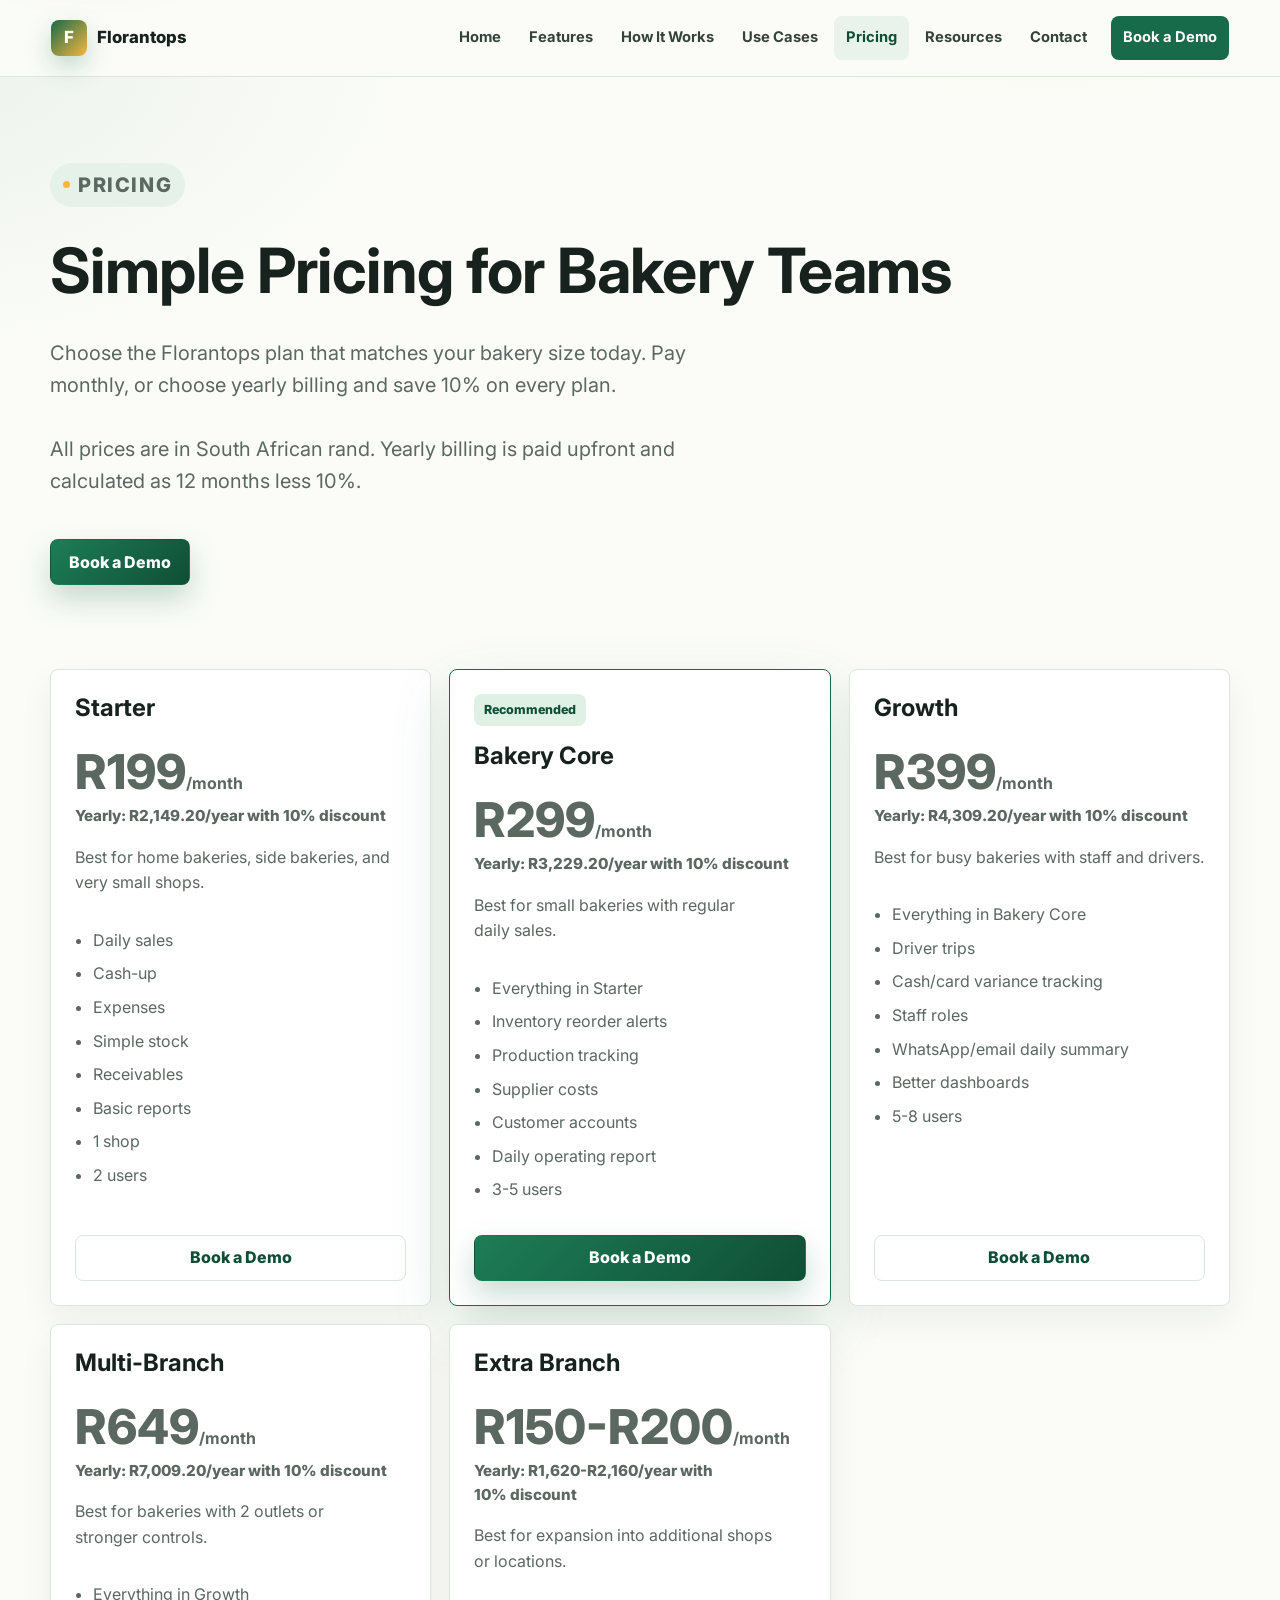
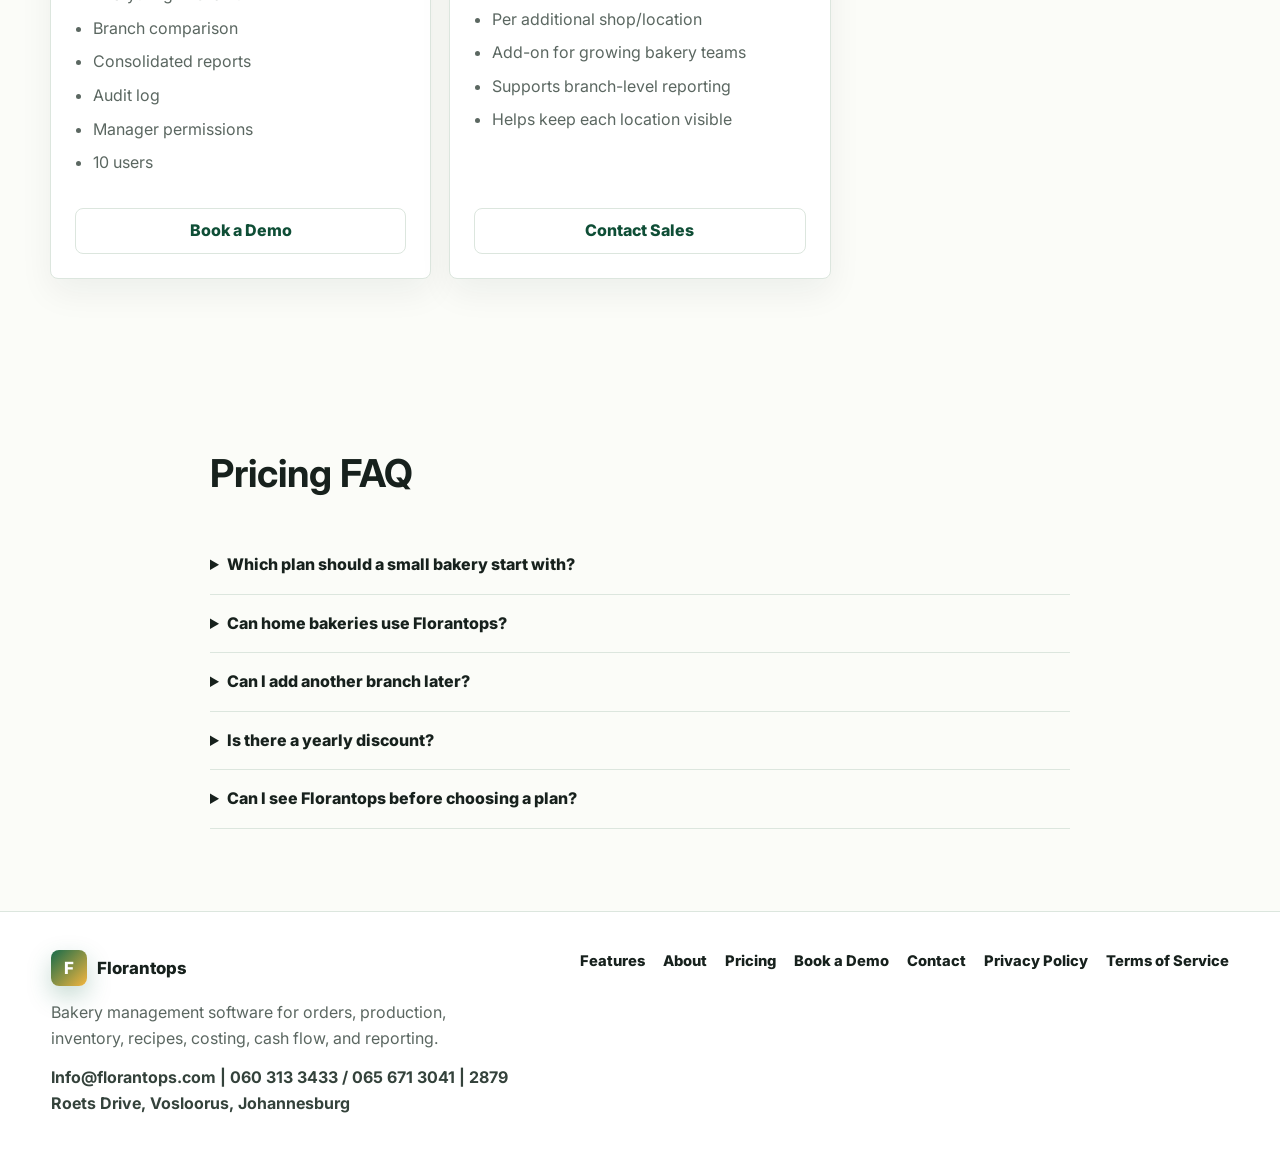
<file: pricing.html>
<!DOCTYPE html>
<html lang="en">
<head>
  <meta charset="UTF-8">
  <meta name="viewport" content="width=device-width, initial-scale=1.0">
  <title>Pricing | Florantops Bakery Management System</title>
  <meta name="description" content="Florantops pricing starts from R199/month, with yearly plans available at a 10% discount for every bakery management tier.">
  <link rel="preconnect" href="https://fonts.googleapis.com">
  <link rel="preconnect" href="https://fonts.gstatic.com" crossorigin>
  <link href="https://fonts.googleapis.com/css2?family=Inter:wght@400;500;600;700;800&display=swap" rel="stylesheet">
  <link rel="stylesheet" href="assets/styles.css">
</head>
<body>
  <header class="site-header">
    <a class="brand" href="index.html"><span class="brand-mark">F</span><span>Florantops</span></a>
    <button class="nav-toggle" type="button" aria-label="Open navigation" aria-expanded="false"><span></span><span></span><span></span></button>
    <nav class="site-nav" aria-label="Primary navigation">
      <a href="index.html">Home</a><a href="features.html">Features</a><a href="how-it-works.html">How It Works</a><a href="use-cases.html">Use Cases</a><a href="pricing.html" aria-current="page">Pricing</a><a href="resources.html">Resources</a><a href="contact.html">Contact</a><a class="nav-cta" href="book-demo.html">Book a Demo</a>
    </nav>
  </header>
  <main>
    <section class="page-hero">
      <p class="eyebrow">Pricing</p>
      <h1>Simple Pricing for Bakery Teams</h1>
      <p>Choose the Florantops plan that matches your bakery size today. Pay monthly, or choose yearly billing and save 10% on every plan.</p>
      <p class="hero-note">All prices are in South African rand. Yearly billing is paid upfront and calculated as 12 months less 10%.</p>
      <a class="button primary" href="book-demo.html">Book a Demo</a>
    </section>
    <section class="section pricing-grid">
      <article class="price-card">
        <h2>Starter</h2>
        <p class="price">R199<span>/month</span></p>
        <p class="annual-price">Yearly: R2,149.20/year with 10% discount</p>
        <p>Best for home bakeries, side bakeries, and very small shops.</p>
        <ul><li>Daily sales</li><li>Cash-up</li><li>Expenses</li><li>Simple stock</li><li>Receivables</li><li>Basic reports</li><li>1 shop</li><li>2 users</li></ul>
        <a class="button secondary" href="book-demo.html">Book a Demo</a>
      </article>
      <article class="price-card featured">
        <span class="status-pill">Recommended</span>
        <h2>Bakery Core</h2>
        <p class="price">R299<span>/month</span></p>
        <p class="annual-price">Yearly: R3,229.20/year with 10% discount</p>
        <p>Best for small bakeries with regular daily sales.</p>
        <ul><li>Everything in Starter</li><li>Inventory reorder alerts</li><li>Production tracking</li><li>Supplier costs</li><li>Customer accounts</li><li>Daily operating report</li><li>3-5 users</li></ul>
        <a class="button primary" href="book-demo.html">Book a Demo</a>
      </article>
      <article class="price-card">
        <h2>Growth</h2>
        <p class="price">R399<span>/month</span></p>
        <p class="annual-price">Yearly: R4,309.20/year with 10% discount</p>
        <p>Best for busy bakeries with staff and drivers.</p>
        <ul><li>Everything in Bakery Core</li><li>Driver trips</li><li>Cash/card variance tracking</li><li>Staff roles</li><li>WhatsApp/email daily summary</li><li>Better dashboards</li><li>5-8 users</li></ul>
        <a class="button secondary" href="book-demo.html">Book a Demo</a>
      </article>
      <article class="price-card">
        <h2>Multi-Branch</h2>
        <p class="price">R649<span>/month</span></p>
        <p class="annual-price">Yearly: R7,009.20/year with 10% discount</p>
        <p>Best for bakeries with 2 outlets or stronger controls.</p>
        <ul><li>Everything in Growth</li><li>Branch comparison</li><li>Consolidated reports</li><li>Audit log</li><li>Manager permissions</li><li>10 users</li></ul>
        <a class="button secondary" href="book-demo.html">Book a Demo</a>
      </article>
      <article class="price-card">
        <h2>Extra Branch</h2>
        <p class="price">R150-R200<span>/month</span></p>
        <p class="annual-price">Yearly: R1,620-R2,160/year with 10% discount</p>
        <p>Best for expansion into additional shops or locations.</p>
        <ul><li>Per additional shop/location</li><li>Add-on for growing bakery teams</li><li>Supports branch-level reporting</li><li>Helps keep each location visible</li></ul>
        <a class="button secondary" href="contact.html">Contact Sales</a>
      </article>
    </section>
    <section class="section faq">
      <h2>Pricing FAQ</h2>
      <details><summary>Which plan should a small bakery start with?</summary><p>Most small bakeries with daily sales should start with Bakery Core because it adds stock alerts, production tracking, supplier costs, customer accounts, and a daily operating report.</p></details>
      <details><summary>Can home bakeries use Florantops?</summary><p>Yes. Starter is designed for home bakeries, side bakeries, and very small shops that need daily sales, cash-up, expenses, simple stock, receivables, and basic reports.</p></details>
      <details><summary>Can I add another branch later?</summary><p>Yes. Multi-Branch supports 2 outlets, and extra branches can be added for R150-R200/month per additional shop or location.</p></details>
      <details><summary>Is there a yearly discount?</summary><p>Yes. Yearly billing gives a 10% discount on every Florantops pricing tier, including extra branch add-ons. Yearly subscriptions are paid upfront.</p></details>
      <details><summary>Can I see Florantops before choosing a plan?</summary><p>Yes. The best next step is to book a demo and review the workflow with your bakery in mind.</p></details>
    </section>
  </main>
  <footer class="site-footer">
    <div><a class="brand" href="index.html"><span class="brand-mark">F</span><span>Florantops</span></a><p>Bakery management software for orders, production, inventory, recipes, costing, cash flow, and reporting.</p><p class="footer-contact">Info@florantops.com | 060 313 3433 / 065 671 3041 | 2879 Roets Drive, Vosloorus, Johannesburg</p></div>
    <div class="footer-links"><a href="features.html">Features</a><a href="about.html">About</a><a href="pricing.html">Pricing</a><a href="book-demo.html">Book a Demo</a><a href="contact.html">Contact</a><a href="privacy.html">Privacy Policy</a><a href="terms.html">Terms of Service</a></div>
  </footer>
  <script src="assets/script.js"></script>
</body>
</html>
</file>
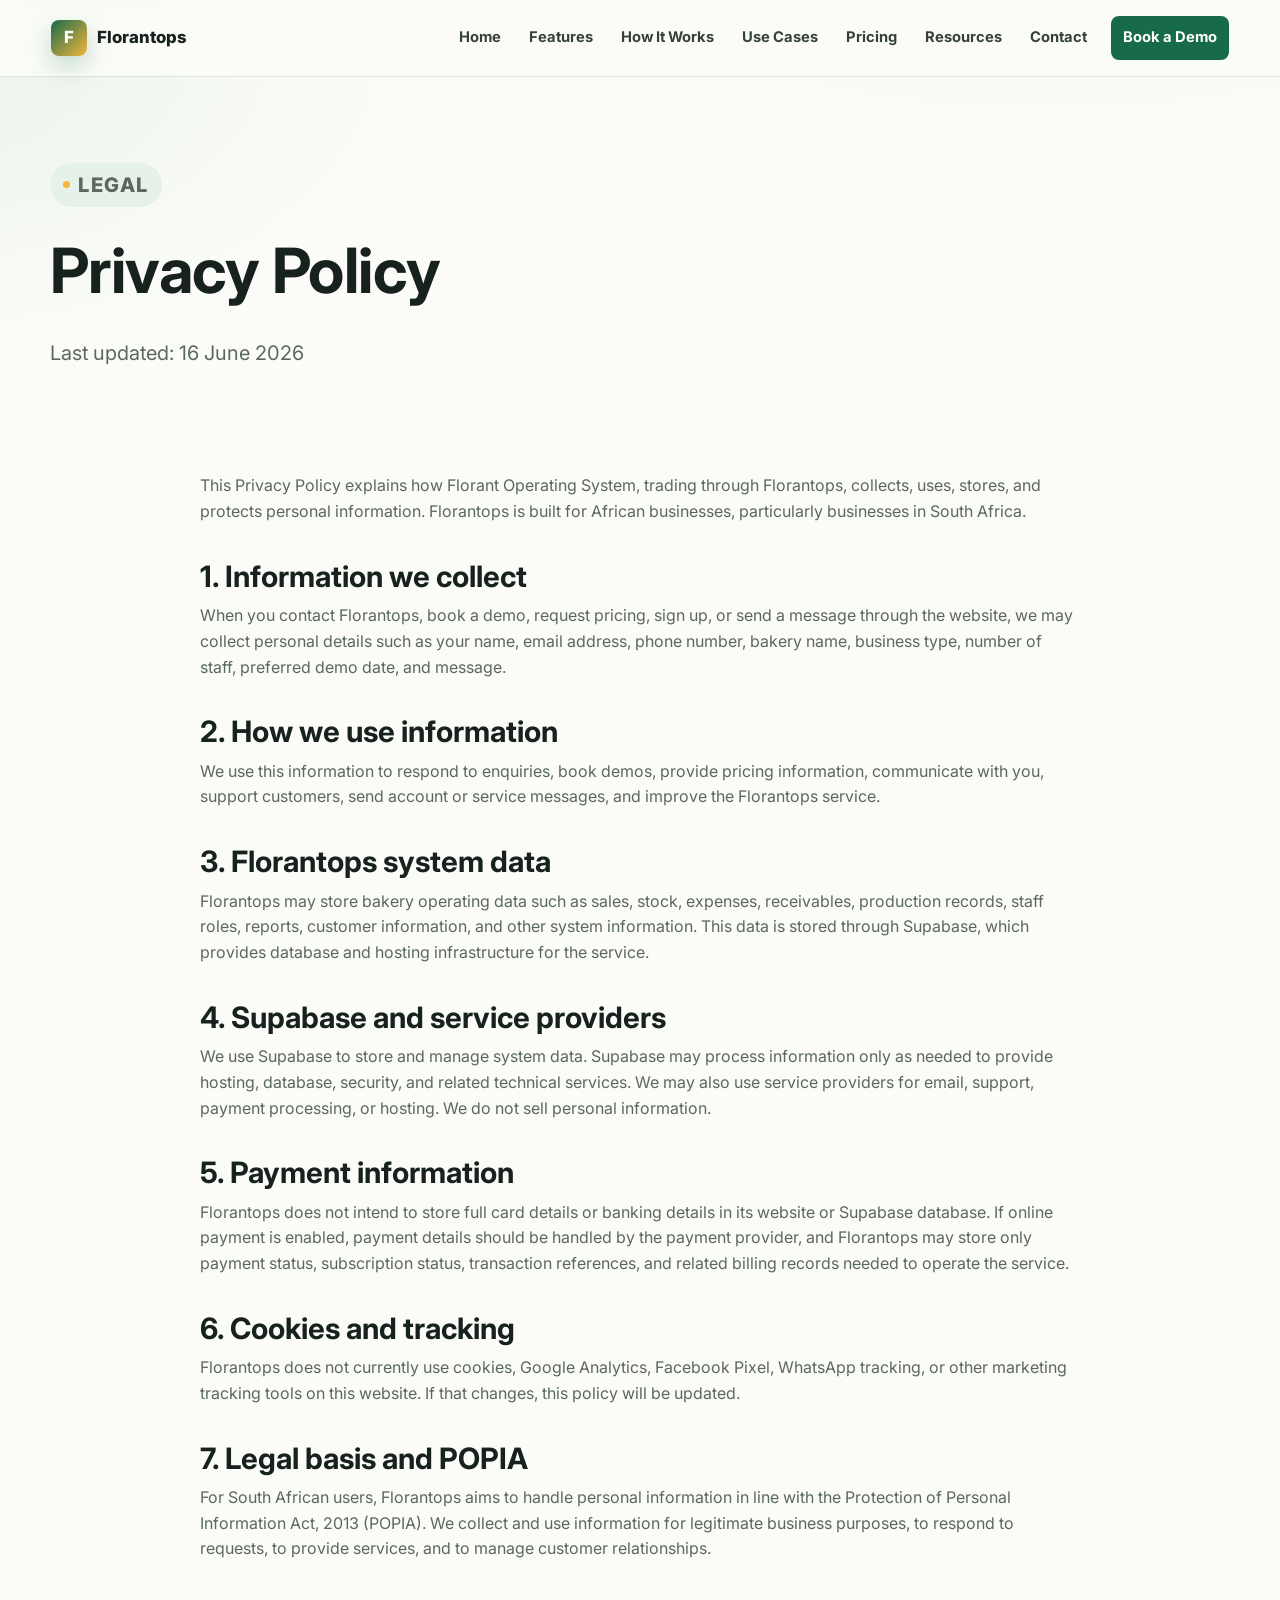
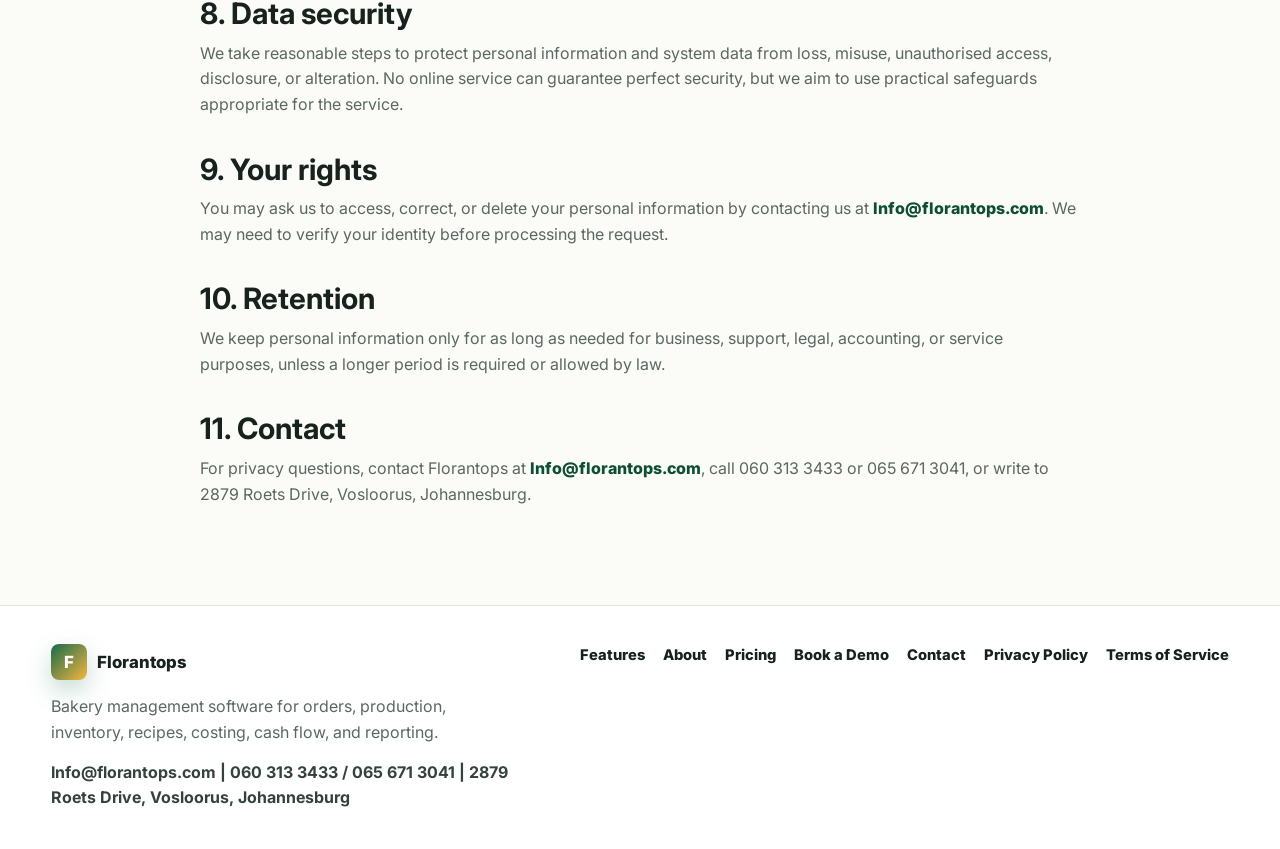
<file: privacy.html>
<!DOCTYPE html>
<html lang="en">
<head>
  <meta charset="UTF-8">
  <meta name="viewport" content="width=device-width, initial-scale=1.0">
  <title>Privacy Policy | Florantops</title>
  <meta name="description" content="Florantops privacy policy for website visitors, demo requests, and bakery businesses using Florantops services.">
  <link rel="preconnect" href="https://fonts.googleapis.com">
  <link rel="preconnect" href="https://fonts.gstatic.com" crossorigin>
  <link href="https://fonts.googleapis.com/css2?family=Inter:wght@400;500;600;700;800&display=swap" rel="stylesheet">
  <link rel="stylesheet" href="assets/styles.css">
</head>
<body>
  <header class="site-header">
    <a class="brand" href="index.html"><span class="brand-mark">F</span><span>Florantops</span></a>
    <button class="nav-toggle" type="button" aria-label="Open navigation" aria-expanded="false"><span></span><span></span><span></span></button>
    <nav class="site-nav" aria-label="Primary navigation">
      <a href="index.html">Home</a><a href="features.html">Features</a><a href="how-it-works.html">How It Works</a><a href="use-cases.html">Use Cases</a><a href="pricing.html">Pricing</a><a href="resources.html">Resources</a><a href="contact.html">Contact</a><a class="nav-cta" href="book-demo.html">Book a Demo</a>
    </nav>
  </header>
  <main>
    <section class="page-hero">
      <p class="eyebrow">Legal</p>
      <h1>Privacy Policy</h1>
      <p>Last updated: 16 June 2026</p>
    </section>
    <section class="section legal-content">
      <p>This Privacy Policy explains how Florant Operating System, trading through Florantops, collects, uses, stores, and protects personal information. Florantops is built for African businesses, particularly businesses in South Africa.</p>

      <h2>1. Information we collect</h2>
      <p>When you contact Florantops, book a demo, request pricing, sign up, or send a message through the website, we may collect personal details such as your name, email address, phone number, bakery name, business type, number of staff, preferred demo date, and message.</p>

      <h2>2. How we use information</h2>
      <p>We use this information to respond to enquiries, book demos, provide pricing information, communicate with you, support customers, send account or service messages, and improve the Florantops service.</p>

      <h2>3. Florantops system data</h2>
      <p>Florantops may store bakery operating data such as sales, stock, expenses, receivables, production records, staff roles, reports, customer information, and other system information. This data is stored through Supabase, which provides database and hosting infrastructure for the service.</p>

      <h2>4. Supabase and service providers</h2>
      <p>We use Supabase to store and manage system data. Supabase may process information only as needed to provide hosting, database, security, and related technical services. We may also use service providers for email, support, payment processing, or hosting. We do not sell personal information.</p>

      <h2>5. Payment information</h2>
      <p>Florantops does not intend to store full card details or banking details in its website or Supabase database. If online payment is enabled, payment details should be handled by the payment provider, and Florantops may store only payment status, subscription status, transaction references, and related billing records needed to operate the service.</p>

      <h2>6. Cookies and tracking</h2>
      <p>Florantops does not currently use cookies, Google Analytics, Facebook Pixel, WhatsApp tracking, or other marketing tracking tools on this website. If that changes, this policy will be updated.</p>

      <h2>7. Legal basis and POPIA</h2>
      <p>For South African users, Florantops aims to handle personal information in line with the Protection of Personal Information Act, 2013 (POPIA). We collect and use information for legitimate business purposes, to respond to requests, to provide services, and to manage customer relationships.</p>

      <h2>8. Data security</h2>
      <p>We take reasonable steps to protect personal information and system data from loss, misuse, unauthorised access, disclosure, or alteration. No online service can guarantee perfect security, but we aim to use practical safeguards appropriate for the service.</p>

      <h2>9. Your rights</h2>
      <p>You may ask us to access, correct, or delete your personal information by contacting us at <a href="mailto:Info@florantops.com">Info@florantops.com</a>. We may need to verify your identity before processing the request.</p>

      <h2>10. Retention</h2>
      <p>We keep personal information only for as long as needed for business, support, legal, accounting, or service purposes, unless a longer period is required or allowed by law.</p>

      <h2>11. Contact</h2>
      <p>For privacy questions, contact Florantops at <a href="mailto:Info@florantops.com">Info@florantops.com</a>, call 060 313 3433 or 065 671 3041, or write to 2879 Roets Drive, Vosloorus, Johannesburg.</p>
    </section>
  </main>
  <footer class="site-footer">
    <div><a class="brand" href="index.html"><span class="brand-mark">F</span><span>Florantops</span></a><p>Bakery management software for orders, production, inventory, recipes, costing, cash flow, and reporting.</p><p class="footer-contact">Info@florantops.com | 060 313 3433 / 065 671 3041 | 2879 Roets Drive, Vosloorus, Johannesburg</p></div>
    <div class="footer-links"><a href="features.html">Features</a><a href="about.html">About</a><a href="pricing.html">Pricing</a><a href="book-demo.html">Book a Demo</a><a href="contact.html">Contact</a><a href="privacy.html">Privacy Policy</a><a href="terms.html">Terms of Service</a></div>
  </footer>
  <script src="assets/script.js"></script>
</body>
</html>
</file>
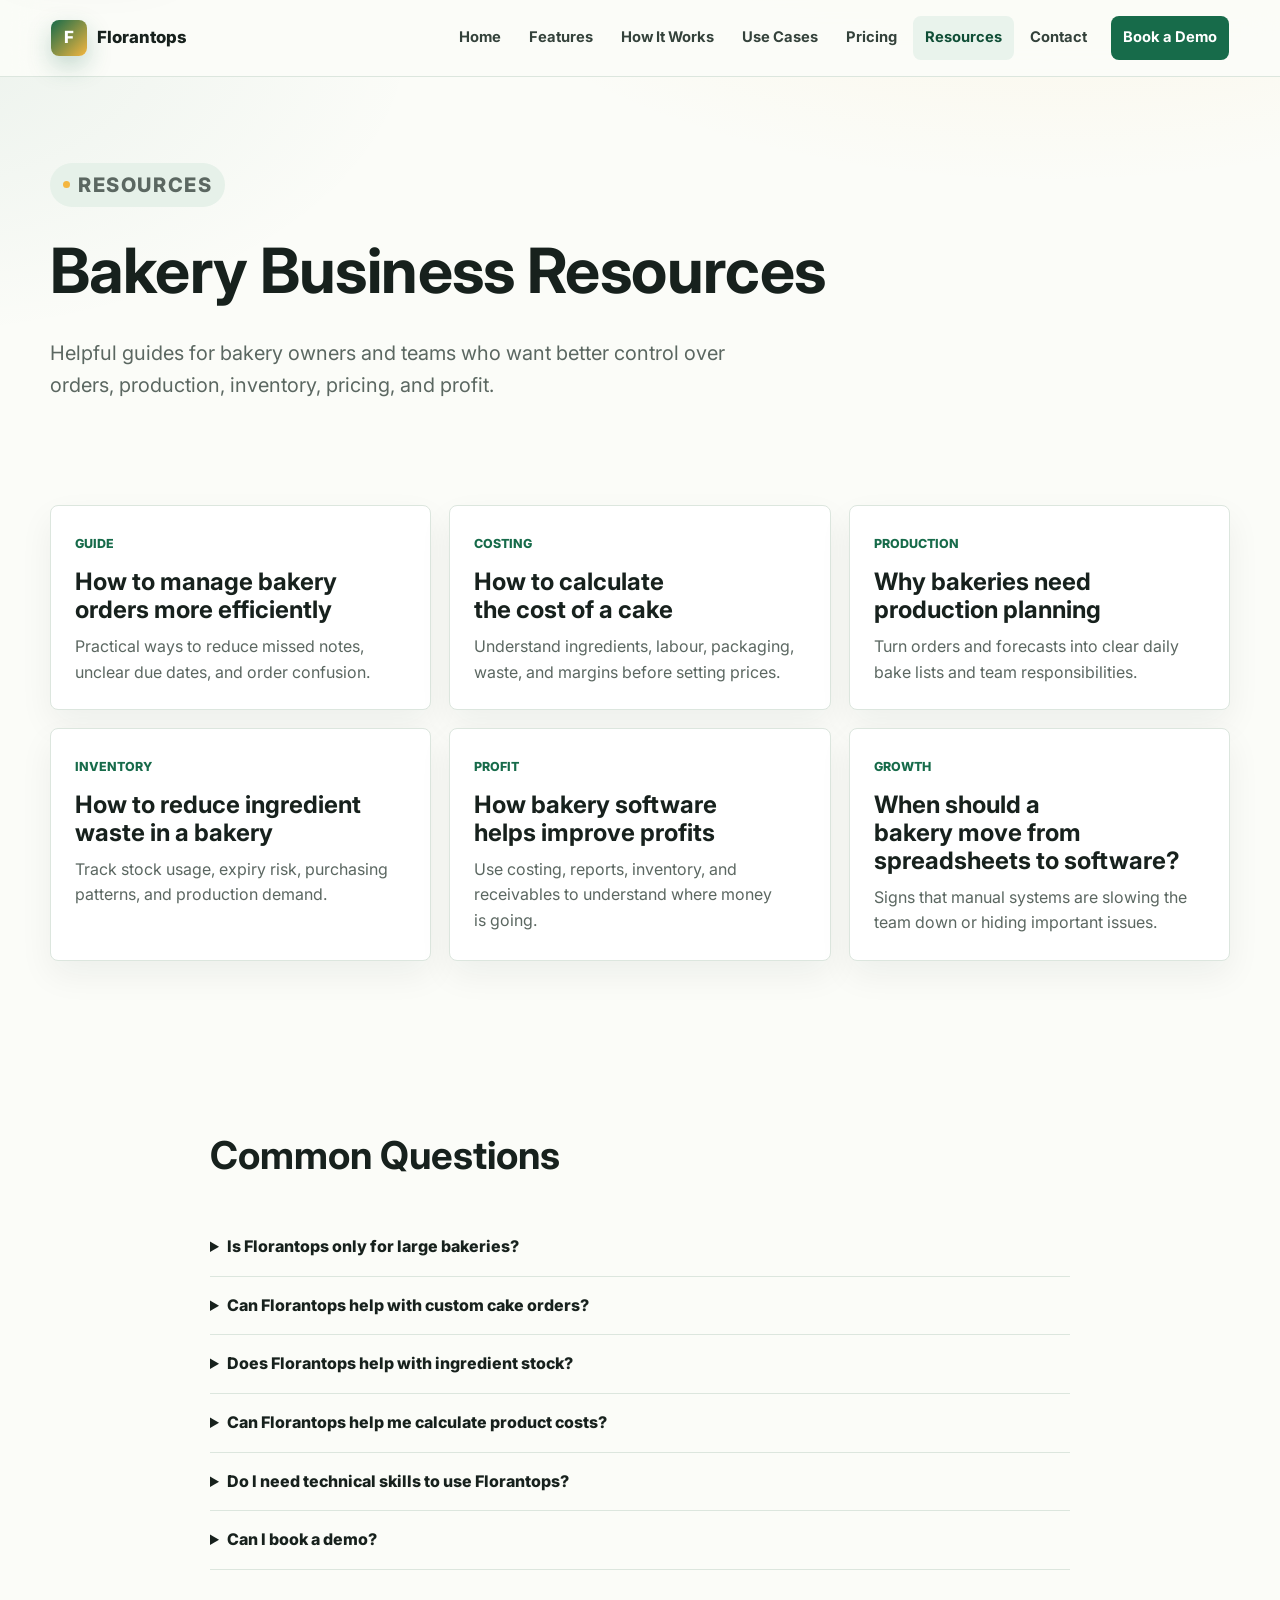
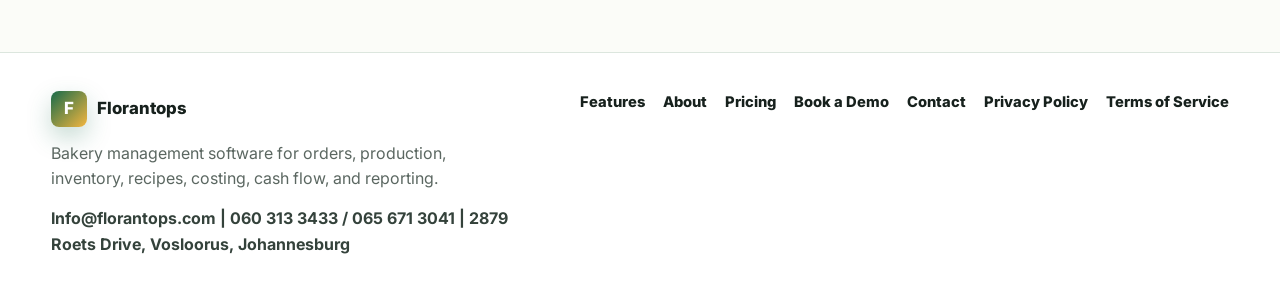
<file: resources.html>
<!DOCTYPE html>
<html lang="en">
<head>
  <meta charset="UTF-8">
  <meta name="viewport" content="width=device-width, initial-scale=1.0">
  <title>Bakery Business Resources | Florantops</title>
  <meta name="description" content="Bakery business resources about order management, cake costing, production planning, inventory control, and bakery software.">
  <link rel="preconnect" href="https://fonts.googleapis.com">
  <link rel="preconnect" href="https://fonts.gstatic.com" crossorigin>
  <link href="https://fonts.googleapis.com/css2?family=Inter:wght@400;500;600;700;800&display=swap" rel="stylesheet">
  <link rel="stylesheet" href="assets/styles.css">
</head>
<body>
  <header class="site-header">
    <a class="brand" href="index.html"><span class="brand-mark">F</span><span>Florantops</span></a>
    <button class="nav-toggle" type="button" aria-label="Open navigation" aria-expanded="false"><span></span><span></span><span></span></button>
    <nav class="site-nav" aria-label="Primary navigation">
      <a href="index.html">Home</a><a href="features.html">Features</a><a href="how-it-works.html">How It Works</a><a href="use-cases.html">Use Cases</a><a href="pricing.html">Pricing</a><a href="resources.html" aria-current="page">Resources</a><a href="contact.html">Contact</a><a class="nav-cta" href="book-demo.html">Book a Demo</a>
    </nav>
  </header>
  <main>
    <section class="page-hero">
      <p class="eyebrow">Resources</p>
      <h1>Bakery Business Resources</h1>
      <p>Helpful guides for bakery owners and teams who want better control over orders, production, inventory, pricing, and profit.</p>
    </section>
    <section class="section resource-grid">
      <article><span>Guide</span><h2>How to manage bakery orders more efficiently</h2><p>Practical ways to reduce missed notes, unclear due dates, and order confusion.</p></article>
      <article><span>Costing</span><h2>How to calculate the cost of a cake</h2><p>Understand ingredients, labour, packaging, waste, and margins before setting prices.</p></article>
      <article><span>Production</span><h2>Why bakeries need production planning</h2><p>Turn orders and forecasts into clear daily bake lists and team responsibilities.</p></article>
      <article><span>Inventory</span><h2>How to reduce ingredient waste in a bakery</h2><p>Track stock usage, expiry risk, purchasing patterns, and production demand.</p></article>
      <article><span>Profit</span><h2>How bakery software helps improve profits</h2><p>Use costing, reports, inventory, and receivables to understand where money is going.</p></article>
      <article><span>Growth</span><h2>When should a bakery move from spreadsheets to software?</h2><p>Signs that manual systems are slowing the team down or hiding important issues.</p></article>
    </section>
    <section class="section faq">
      <h2>Common Questions</h2>
      <details><summary>Is Florantops only for large bakeries?</summary><p>No. Florantops can be used by home bakers, small bakeries, cake businesses, wholesale bakeries, and growing bakery teams.</p></details>
      <details><summary>Can Florantops help with custom cake orders?</summary><p>Yes. Florantops can help capture customer details, cake specifications, due dates, notes, and order status.</p></details>
      <details><summary>Does Florantops help with ingredient stock?</summary><p>Yes. Florantops can help track ingredients, packaging, stock usage, and low-stock items.</p></details>
      <details><summary>Can Florantops help me calculate product costs?</summary><p>Yes. By connecting recipes and ingredient costs, Florantops can help you understand the cost of making each product.</p></details>
      <details><summary>Do I need technical skills to use Florantops?</summary><p>No. Florantops should be simple and practical for bakery owners and teams.</p></details>
      <details><summary>Can I book a demo?</summary><p>Yes. Use the Book a Demo page to request a walkthrough.</p></details>
    </section>
  </main>
  <footer class="site-footer">
    <div><a class="brand" href="index.html"><span class="brand-mark">F</span><span>Florantops</span></a><p>Bakery management software for orders, production, inventory, recipes, costing, cash flow, and reporting.</p><p class="footer-contact">Info@florantops.com | 060 313 3433 / 065 671 3041 | 2879 Roets Drive, Vosloorus, Johannesburg</p></div>
    <div class="footer-links"><a href="features.html">Features</a><a href="about.html">About</a><a href="pricing.html">Pricing</a><a href="book-demo.html">Book a Demo</a><a href="contact.html">Contact</a><a href="privacy.html">Privacy Policy</a><a href="terms.html">Terms of Service</a></div>
  </footer>
  <script src="assets/script.js"></script>
</body>
</html>
</file>
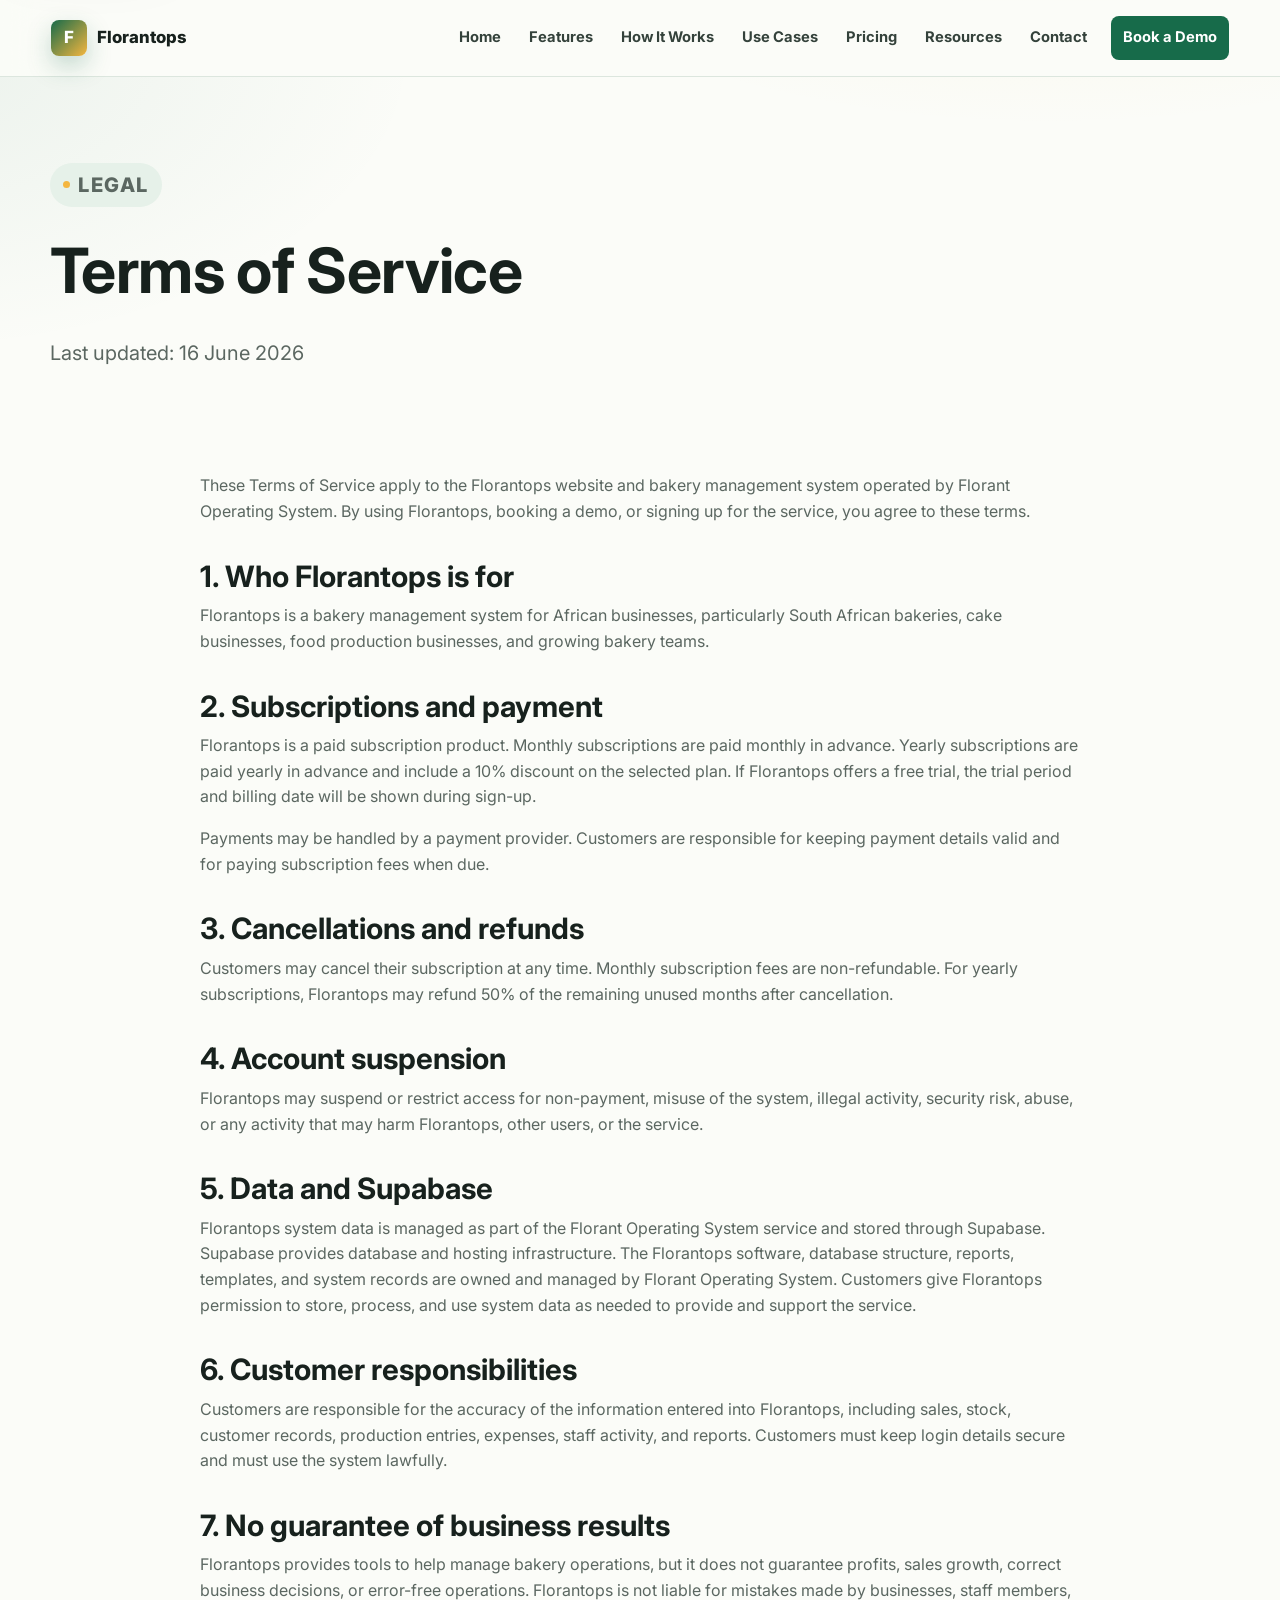
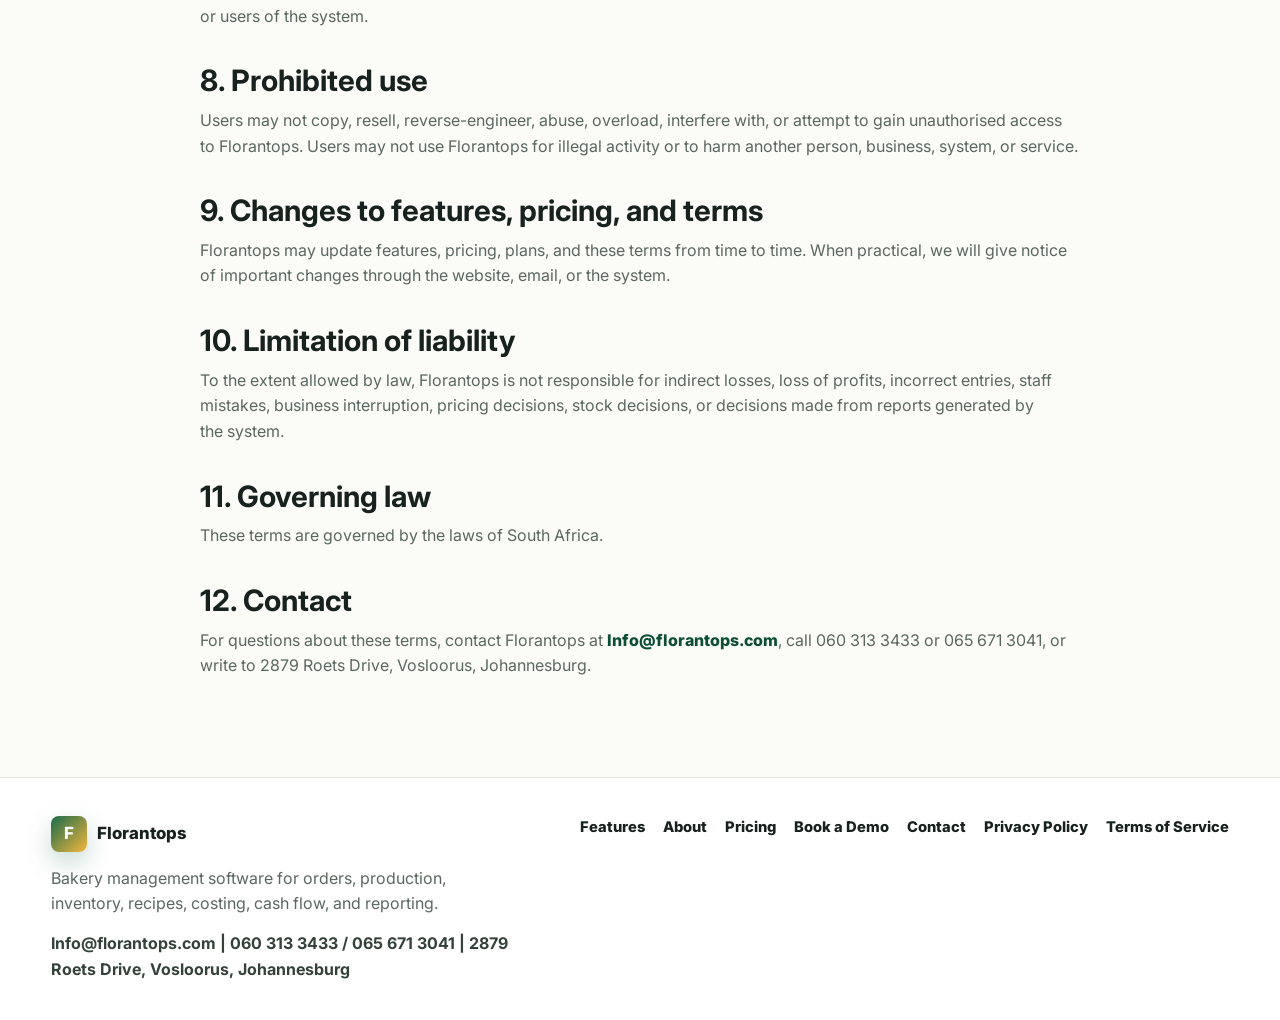
<file: terms.html>
<!DOCTYPE html>
<html lang="en">
<head>
  <meta charset="UTF-8">
  <meta name="viewport" content="width=device-width, initial-scale=1.0">
  <title>Terms of Service | Florantops</title>
  <meta name="description" content="Florantops terms of service for bakery management software subscriptions, payments, cancellations, refunds, acceptable use, and liability.">
  <link rel="preconnect" href="https://fonts.googleapis.com">
  <link rel="preconnect" href="https://fonts.gstatic.com" crossorigin>
  <link href="https://fonts.googleapis.com/css2?family=Inter:wght@400;500;600;700;800&display=swap" rel="stylesheet">
  <link rel="stylesheet" href="assets/styles.css">
</head>
<body>
  <header class="site-header">
    <a class="brand" href="index.html"><span class="brand-mark">F</span><span>Florantops</span></a>
    <button class="nav-toggle" type="button" aria-label="Open navigation" aria-expanded="false"><span></span><span></span><span></span></button>
    <nav class="site-nav" aria-label="Primary navigation">
      <a href="index.html">Home</a><a href="features.html">Features</a><a href="how-it-works.html">How It Works</a><a href="use-cases.html">Use Cases</a><a href="pricing.html">Pricing</a><a href="resources.html">Resources</a><a href="contact.html">Contact</a><a class="nav-cta" href="book-demo.html">Book a Demo</a>
    </nav>
  </header>
  <main>
    <section class="page-hero">
      <p class="eyebrow">Legal</p>
      <h1>Terms of Service</h1>
      <p>Last updated: 16 June 2026</p>
    </section>
    <section class="section legal-content">
      <p>These Terms of Service apply to the Florantops website and bakery management system operated by Florant Operating System. By using Florantops, booking a demo, or signing up for the service, you agree to these terms.</p>

      <h2>1. Who Florantops is for</h2>
      <p>Florantops is a bakery management system for African businesses, particularly South African bakeries, cake businesses, food production businesses, and growing bakery teams.</p>

      <h2>2. Subscriptions and payment</h2>
      <p>Florantops is a paid subscription product. Monthly subscriptions are paid monthly in advance. Yearly subscriptions are paid yearly in advance and include a 10% discount on the selected plan. If Florantops offers a free trial, the trial period and billing date will be shown during sign-up.</p>
      <p>Payments may be handled by a payment provider. Customers are responsible for keeping payment details valid and for paying subscription fees when due.</p>

      <h2>3. Cancellations and refunds</h2>
      <p>Customers may cancel their subscription at any time. Monthly subscription fees are non-refundable. For yearly subscriptions, Florantops may refund 50% of the remaining unused months after cancellation.</p>

      <h2>4. Account suspension</h2>
      <p>Florantops may suspend or restrict access for non-payment, misuse of the system, illegal activity, security risk, abuse, or any activity that may harm Florantops, other users, or the service.</p>

      <h2>5. Data and Supabase</h2>
      <p>Florantops system data is managed as part of the Florant Operating System service and stored through Supabase. Supabase provides database and hosting infrastructure. The Florantops software, database structure, reports, templates, and system records are owned and managed by Florant Operating System. Customers give Florantops permission to store, process, and use system data as needed to provide and support the service.</p>

      <h2>6. Customer responsibilities</h2>
      <p>Customers are responsible for the accuracy of the information entered into Florantops, including sales, stock, customer records, production entries, expenses, staff activity, and reports. Customers must keep login details secure and must use the system lawfully.</p>

      <h2>7. No guarantee of business results</h2>
      <p>Florantops provides tools to help manage bakery operations, but it does not guarantee profits, sales growth, correct business decisions, or error-free operations. Florantops is not liable for mistakes made by businesses, staff members, or users of the system.</p>

      <h2>8. Prohibited use</h2>
      <p>Users may not copy, resell, reverse-engineer, abuse, overload, interfere with, or attempt to gain unauthorised access to Florantops. Users may not use Florantops for illegal activity or to harm another person, business, system, or service.</p>

      <h2>9. Changes to features, pricing, and terms</h2>
      <p>Florantops may update features, pricing, plans, and these terms from time to time. When practical, we will give notice of important changes through the website, email, or the system.</p>

      <h2>10. Limitation of liability</h2>
      <p>To the extent allowed by law, Florantops is not responsible for indirect losses, loss of profits, incorrect entries, staff mistakes, business interruption, pricing decisions, stock decisions, or decisions made from reports generated by the system.</p>

      <h2>11. Governing law</h2>
      <p>These terms are governed by the laws of South Africa.</p>

      <h2>12. Contact</h2>
      <p>For questions about these terms, contact Florantops at <a href="mailto:Info@florantops.com">Info@florantops.com</a>, call 060 313 3433 or 065 671 3041, or write to 2879 Roets Drive, Vosloorus, Johannesburg.</p>
    </section>
  </main>
  <footer class="site-footer">
    <div><a class="brand" href="index.html"><span class="brand-mark">F</span><span>Florantops</span></a><p>Bakery management software for orders, production, inventory, recipes, costing, cash flow, and reporting.</p><p class="footer-contact">Info@florantops.com | 060 313 3433 / 065 671 3041 | 2879 Roets Drive, Vosloorus, Johannesburg</p></div>
    <div class="footer-links"><a href="features.html">Features</a><a href="about.html">About</a><a href="pricing.html">Pricing</a><a href="book-demo.html">Book a Demo</a><a href="contact.html">Contact</a><a href="privacy.html">Privacy Policy</a><a href="terms.html">Terms of Service</a></div>
  </footer>
  <script src="assets/script.js"></script>
</body>
</html>
</file>
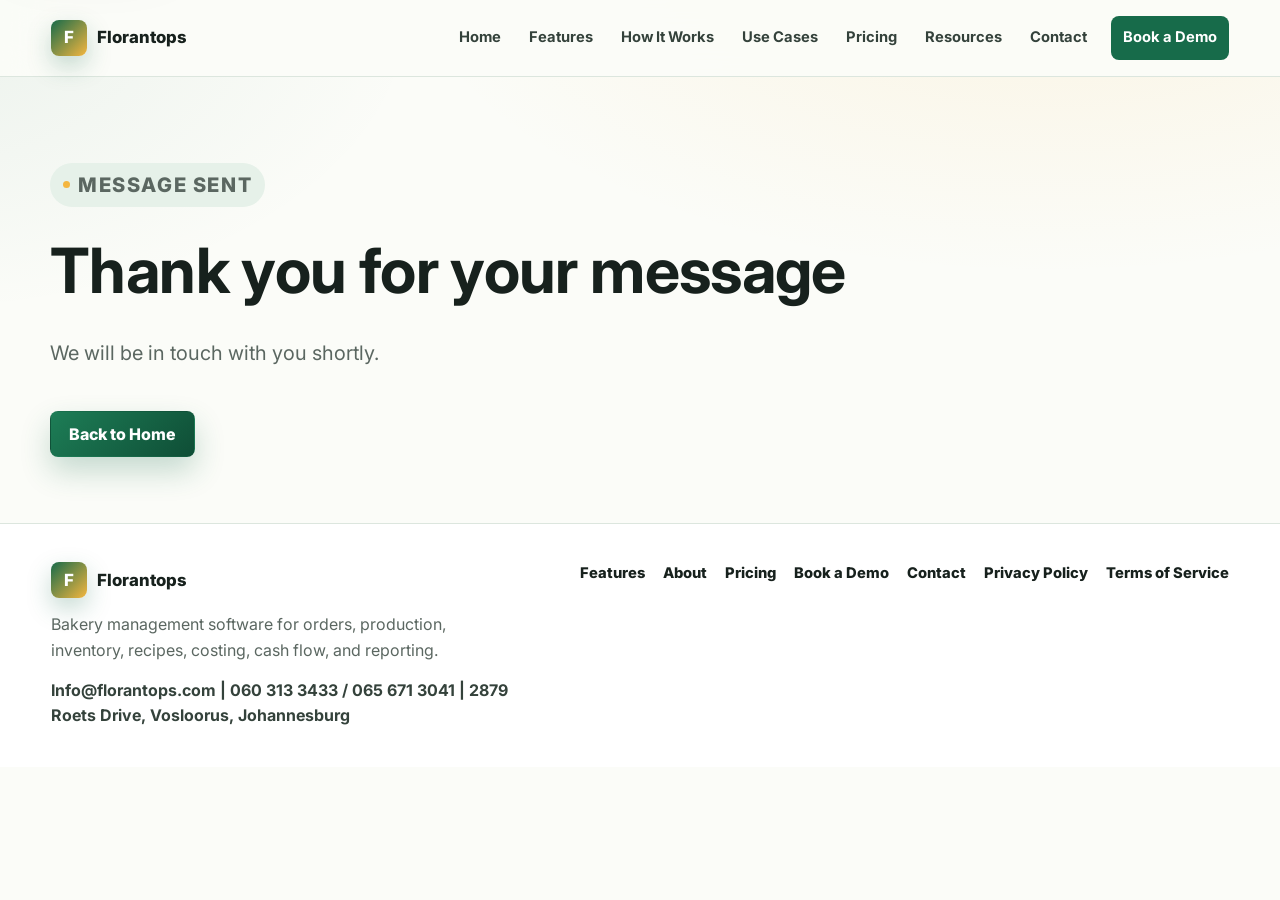
<file: thank-you.html>
<!DOCTYPE html>
<html lang="en">
<head>
  <meta charset="UTF-8">
  <meta name="viewport" content="width=device-width, initial-scale=1.0">
  <title>Thank You | Florantops</title>
  <meta name="description" content="Thank you for contacting Florantops. We will be in touch with you shortly.">
  <link rel="preconnect" href="https://fonts.googleapis.com">
  <link rel="preconnect" href="https://fonts.gstatic.com" crossorigin>
  <link href="https://fonts.googleapis.com/css2?family=Inter:wght@400;500;600;700;800&display=swap" rel="stylesheet">
  <link rel="stylesheet" href="assets/styles.css">
</head>
<body>
  <header class="site-header">
    <a class="brand" href="index.html"><span class="brand-mark">F</span><span>Florantops</span></a>
    <button class="nav-toggle" type="button" aria-label="Open navigation" aria-expanded="false"><span></span><span></span><span></span></button>
    <nav class="site-nav" aria-label="Primary navigation">
      <a href="index.html">Home</a><a href="features.html">Features</a><a href="how-it-works.html">How It Works</a><a href="use-cases.html">Use Cases</a><a href="pricing.html">Pricing</a><a href="resources.html">Resources</a><a href="contact.html">Contact</a><a class="nav-cta" href="book-demo.html">Book a Demo</a>
    </nav>
  </header>
  <main>
    <section class="page-hero">
      <p class="eyebrow">Message Sent</p>
      <h1>Thank you for your message</h1>
      <p>We will be in touch with you shortly.</p>
      <a class="button primary" href="index.html">Back to Home</a>
    </section>
  </main>
  <footer class="site-footer">
    <div><a class="brand" href="index.html"><span class="brand-mark">F</span><span>Florantops</span></a><p>Bakery management software for orders, production, inventory, recipes, costing, cash flow, and reporting.</p><p class="footer-contact">Info@florantops.com | 060 313 3433 / 065 671 3041 | 2879 Roets Drive, Vosloorus, Johannesburg</p></div>
    <div class="footer-links"><a href="features.html">Features</a><a href="about.html">About</a><a href="pricing.html">Pricing</a><a href="book-demo.html">Book a Demo</a><a href="contact.html">Contact</a><a href="privacy.html">Privacy Policy</a><a href="terms.html">Terms of Service</a></div>
  </footer>
  <script src="assets/script.js"></script>
</body>
</html>
</file>
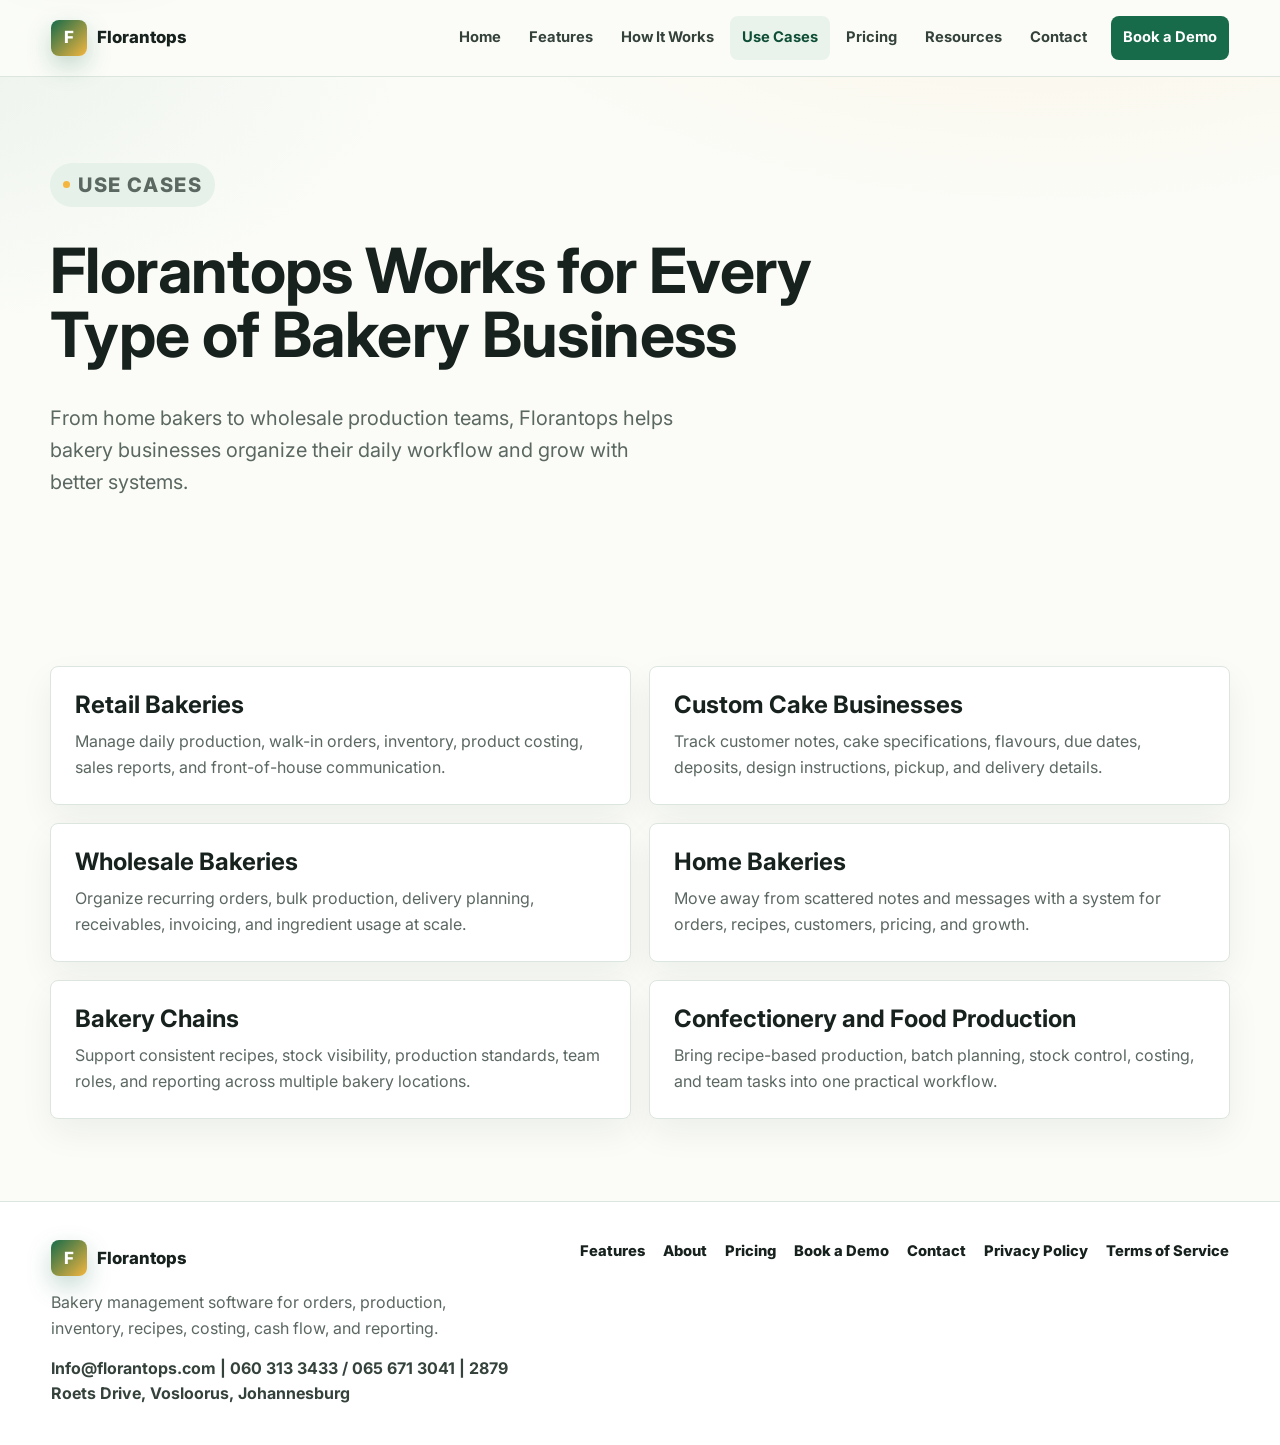
<file: use-cases.html>
<!DOCTYPE html>
<html lang="en">
<head>
  <meta charset="UTF-8">
  <meta name="viewport" content="width=device-width, initial-scale=1.0">
  <title>Use Cases | Florantops for Bakeries, Cake Businesses, and Food Production</title>
  <meta name="description" content="Florantops works for retail bakeries, custom cake businesses, wholesale bakeries, home bakeries, bakery chains, and food production teams.">
  <link rel="preconnect" href="https://fonts.googleapis.com">
  <link rel="preconnect" href="https://fonts.gstatic.com" crossorigin>
  <link href="https://fonts.googleapis.com/css2?family=Inter:wght@400;500;600;700;800&display=swap" rel="stylesheet">
  <link rel="stylesheet" href="assets/styles.css">
</head>
<body>
  <header class="site-header">
    <a class="brand" href="index.html"><span class="brand-mark">F</span><span>Florantops</span></a>
    <button class="nav-toggle" type="button" aria-label="Open navigation" aria-expanded="false"><span></span><span></span><span></span></button>
    <nav class="site-nav" aria-label="Primary navigation">
      <a href="index.html">Home</a><a href="features.html">Features</a><a href="how-it-works.html">How It Works</a><a href="use-cases.html" aria-current="page">Use Cases</a><a href="pricing.html">Pricing</a><a href="resources.html">Resources</a><a href="contact.html">Contact</a><a class="nav-cta" href="book-demo.html">Book a Demo</a>
    </nav>
  </header>
  <main>
    <section class="page-hero">
      <p class="eyebrow">Use cases</p>
      <h1>Florantops Works for Every Type of Bakery Business</h1>
      <p>From home bakers to wholesale production teams, Florantops helps bakery businesses organize their daily workflow and grow with better systems.</p>
    </section>
    <section class="section grid two">
      <article class="use-card"><h2>Retail Bakeries</h2><p>Manage daily production, walk-in orders, inventory, product costing, sales reports, and front-of-house communication.</p></article>
      <article class="use-card"><h2>Custom Cake Businesses</h2><p>Track customer notes, cake specifications, flavours, due dates, deposits, design instructions, pickup, and delivery details.</p></article>
      <article class="use-card"><h2>Wholesale Bakeries</h2><p>Organize recurring orders, bulk production, delivery planning, receivables, invoicing, and ingredient usage at scale.</p></article>
      <article class="use-card"><h2>Home Bakeries</h2><p>Move away from scattered notes and messages with a system for orders, recipes, customers, pricing, and growth.</p></article>
      <article class="use-card"><h2>Bakery Chains</h2><p>Support consistent recipes, stock visibility, production standards, team roles, and reporting across multiple bakery locations.</p></article>
      <article class="use-card"><h2>Confectionery and Food Production</h2><p>Bring recipe-based production, batch planning, stock control, costing, and team tasks into one practical workflow.</p></article>
    </section>
  </main>
  <footer class="site-footer">
    <div><a class="brand" href="index.html"><span class="brand-mark">F</span><span>Florantops</span></a><p>Bakery management software for orders, production, inventory, recipes, costing, cash flow, and reporting.</p><p class="footer-contact">Info@florantops.com | 060 313 3433 / 065 671 3041 | 2879 Roets Drive, Vosloorus, Johannesburg</p></div>
    <div class="footer-links"><a href="features.html">Features</a><a href="about.html">About</a><a href="pricing.html">Pricing</a><a href="book-demo.html">Book a Demo</a><a href="contact.html">Contact</a><a href="privacy.html">Privacy Policy</a><a href="terms.html">Terms of Service</a></div>
  </footer>
  <script src="assets/script.js"></script>
</body>
</html>
</file>
<file: assets/styles.css>
:root {
  --ink: #17211d;
  --muted: #5b6761;
  --line: #dce6de;
  --surface: #ffffff;
  --soft: #f4f8f2;
  --cream: #fffaf0;
  --green: #176b4a;
  --green-dark: #0f4e36;
  --gold: #f4b63f;
  --rose: #bd4b5f;
  --blue: #315f9f;
  --shadow: 0 24px 70px rgba(22, 38, 30, 0.14);
}

* {
  box-sizing: border-box;
}

body {
  margin: 0;
  font-family: Inter, Arial, sans-serif;
  color: var(--ink);
  background:
    radial-gradient(1100px 560px at 82% -8%, rgba(244, 182, 63, 0.12), transparent 60%),
    radial-gradient(900px 520px at -8% 2%, rgba(23, 107, 74, 0.07), transparent 58%),
    #fbfcf8;
  background-repeat: no-repeat;
  line-height: 1.6;
  overflow-x: hidden;
}

a {
  color: inherit;
  text-decoration: none;
}

p,
h1,
h2,
h3 {
  margin-top: 0;
}

/* Headings wrap on whole words and balance their lines so a single
   letter or word never gets stranded on its own line. */
h1,
h2,
h3 {
  text-wrap: balance;
  overflow-wrap: normal;
  word-break: keep-all;
}

p {
  overflow-wrap: break-word;
  text-wrap: pretty;
}

.site-header {
  position: sticky;
  top: 0;
  z-index: 10;
  display: flex;
  align-items: center;
  justify-content: space-between;
  gap: 24px;
  padding: 16px clamp(18px, 4vw, 56px);
  background: rgba(251, 252, 248, 0.94);
  border-bottom: 1px solid var(--line);
  backdrop-filter: blur(16px);
}

.brand {
  display: inline-flex;
  align-items: center;
  gap: 10px;
  font-weight: 800;
  font-size: 1.05rem;
}

.brand-mark {
  display: inline-grid;
  place-items: center;
  width: 36px;
  height: 36px;
  border-radius: 8px;
  color: #fff;
  background: linear-gradient(135deg, var(--green), var(--gold));
  box-shadow: 0 10px 24px rgba(23, 107, 74, 0.25);
}

.site-nav {
  display: flex;
  align-items: center;
  gap: 4px;
  font-size: 0.92rem;
  font-weight: 700;
}

.site-nav a {
  padding: 10px 12px;
  border-radius: 8px;
  color: #34423b;
}

.site-nav a:hover,
.site-nav a[aria-current="page"] {
  background: #e9f3ec;
  color: var(--green-dark);
}

.site-nav .nav-cta {
  margin-left: 8px;
  color: #fff;
  background: var(--green);
}

.site-nav .nav-cta:hover,
.site-nav .nav-cta[aria-current="page"] {
  color: #fff;
  background: var(--green-dark);
}

.nav-toggle {
  display: none;
  width: 42px;
  height: 42px;
  padding: 9px;
  border: 1px solid var(--line);
  border-radius: 8px;
  background: #fff;
}

.nav-toggle span {
  display: block;
  height: 2px;
  margin: 5px 0;
  background: var(--ink);
}

.hero,
.page-hero {
  width: min(1180px, calc(100% - 36px));
  margin: 0 auto;
}

.hero {
  display: grid;
  grid-template-columns: minmax(0, 0.95fr) minmax(360px, 1.05fr);
  gap: clamp(34px, 5vw, 68px);
  align-items: center;
  min-height: calc(100vh - 72px);
  padding: 58px 0 48px;
}

.hero h1,
.page-hero h1 {
  max-width: 18ch;
  font-size: clamp(2.4rem, 5.4vw, 4.3rem);
  line-height: 1.04;
  letter-spacing: -0.01em;
  margin-bottom: 22px;
}

.page-hero h1 {
  max-width: 22ch;
  font-size: clamp(2.2rem, 5vw, 3.9rem);
}

.hero h1 .accent,
.page-hero h1 .accent {
  color: var(--green);
}

.hero-text,
.page-hero p {
  max-width: 680px;
  color: var(--muted);
  font-size: clamp(1.05rem, 1.8vw, 1.25rem);
}

.eyebrow {
  display: inline-flex;
  align-items: center;
  gap: 8px;
  width: fit-content;
  padding: 6px 13px;
  border-radius: 999px;
  color: var(--green-dark);
  background: #e6f1e9;
  font-size: 0.74rem;
  font-weight: 800;
  letter-spacing: 0.08em;
  text-transform: uppercase;
}

.eyebrow::before {
  content: "";
  width: 7px;
  height: 7px;
  border-radius: 50%;
  background: var(--gold);
}

.hero-actions {
  display: flex;
  flex-wrap: wrap;
  gap: 12px;
  margin: 28px 0 14px;
}

.hero-reassure {
  display: flex;
  align-items: center;
  gap: 8px;
  margin: 0 0 26px;
  color: var(--muted);
  font-size: 0.92rem;
  font-weight: 600;
}

.hero-reassure::before {
  content: "\2713";
  display: inline-grid;
  place-items: center;
  width: 20px;
  height: 20px;
  border-radius: 50%;
  color: #fff;
  background: var(--green);
  font-size: 0.72rem;
  font-weight: 800;
}

.button {
  display: inline-flex;
  align-items: center;
  justify-content: center;
  min-height: 46px;
  padding: 12px 18px;
  border: 1px solid transparent;
  border-radius: 8px;
  font-weight: 800;
  line-height: 1.2;
  cursor: pointer;
}

.button.primary {
  color: #fff;
  background: linear-gradient(135deg, #1d7d56, var(--green-dark));
  box-shadow: 0 14px 30px rgba(23, 107, 74, 0.24);
}

.button.primary:hover {
  background: linear-gradient(135deg, var(--green-dark), #0c402c);
  box-shadow: 0 18px 36px rgba(23, 107, 74, 0.3);
}

.button.secondary {
  color: var(--green-dark);
  background: #fff;
  border-color: var(--line);
}

.button.secondary:hover {
  border-color: var(--green);
}

.proof-strip {
  display: flex;
  flex-wrap: wrap;
  gap: 8px;
}

.proof-strip span,
.demo-points span,
.benefit-list span {
  display: inline-flex;
  align-items: center;
  min-height: 34px;
  padding: 7px 11px;
  border: 1px solid var(--line);
  border-radius: 8px;
  color: #33433b;
  background: #fff;
  font-size: 0.9rem;
  font-weight: 700;
}

.hero-visual {
  min-width: 0;
}

.hero-copy {
  min-width: 0;
}

.browser-frame {
  overflow: hidden;
  border: 1px solid #c9d9cf;
  border-radius: 8px;
  background: #fff;
  box-shadow: var(--shadow);
}

.browser-dots {
  display: flex;
  gap: 7px;
  padding: 14px;
  border-bottom: 1px solid var(--line);
}

.browser-dots span {
  width: 10px;
  height: 10px;
  border-radius: 50%;
  background: var(--gold);
}

.browser-dots span:nth-child(2) {
  background: var(--rose);
}

.browser-dots span:nth-child(3) {
  background: var(--green);
}

.dashboard-grid {
  display: grid;
  grid-template-columns: 150px 1fr;
  min-height: 430px;
}

.mock-sidebar {
  display: flex;
  flex-direction: column;
  gap: 14px;
  padding: 22px;
  color: #dfeae4;
  background: #1c2b25;
}

.mock-sidebar strong {
  color: #fff;
  margin-bottom: 14px;
}

.mock-panel {
  padding: 24px;
  background:
    linear-gradient(120deg, rgba(244, 182, 63, 0.15), transparent 36%),
    linear-gradient(180deg, #fbfff8, #edf6ef);
}

.panel-heading,
.metric-row {
  display: flex;
  align-items: center;
  justify-content: space-between;
  gap: 12px;
}

.panel-heading h2 {
  font-size: 1.35rem;
  line-height: 1.2;
  margin-bottom: 0;
}

.panel-heading small {
  color: var(--muted);
  font-weight: 800;
}

.status-pill {
  display: inline-flex;
  align-items: center;
  width: fit-content;
  padding: 6px 10px;
  border-radius: 8px;
  color: var(--green-dark);
  background: #dff0e5;
  font-size: 0.78rem;
  font-weight: 800;
}

.metric-row {
  margin: 28px 0;
}

.metric-row div {
  flex: 1;
  min-width: 0;
  padding: 16px;
  border: 1px solid var(--line);
  border-radius: 8px;
  background: #fff;
}

.metric-row strong {
  display: block;
  font-size: 1.8rem;
}

.metric-row span,
.work-list p {
  color: var(--muted);
  font-size: 0.9rem;
}

.work-list {
  display: grid;
  gap: 12px;
}

.work-list p {
  display: flex;
  gap: 10px;
  align-items: center;
  padding: 14px;
  margin: 0;
  border: 1px solid var(--line);
  border-radius: 8px;
  background: #fff;
}

.work-list p span {
  width: 11px;
  height: 11px;
  flex: 0 0 11px;
  border-radius: 50%;
  background: var(--green);
}

.section {
  width: min(1180px, calc(100% - 36px));
  margin: 0 auto;
  padding: 82px 0;
}

.band {
  width: 100%;
  padding-right: max(18px, calc((100vw - 1180px) / 2));
  padding-left: max(18px, calc((100vw - 1180px) / 2));
  background: var(--soft);
  border-block: 1px solid var(--line);
}

.split {
  display: grid;
  grid-template-columns: minmax(0, 0.85fr) minmax(0, 1.15fr);
  gap: clamp(28px, 5vw, 70px);
  align-items: start;
}

.split h2,
.section-heading h2,
.final-cta h2 {
  font-size: clamp(2rem, 4vw, 3.4rem);
  line-height: 1.05;
  letter-spacing: 0;
}

.split p,
.section-heading p {
  color: var(--muted);
  font-size: 1.08rem;
}

.section-heading {
  max-width: 760px;
  margin-bottom: 32px;
}

.grid {
  display: grid;
  gap: 18px;
}

.grid.two {
  grid-template-columns: repeat(2, minmax(0, 1fr));
}

.grid.three {
  grid-template-columns: repeat(3, minmax(0, 1fr));
}

.grid.five {
  grid-template-columns: repeat(5, minmax(0, 1fr));
}

.card,
.mini-card,
.use-card,
.detail-card,
.price-card,
.resource-grid article,
.form-card {
  border: 1px solid var(--line);
  border-radius: 8px;
  background: var(--surface);
  box-shadow: 0 14px 34px rgba(22, 38, 30, 0.06);
}

.card,
.mini-card,
.use-card,
.detail-card,
.price-card,
.resource-grid article {
  padding: 24px;
}

.card h3,
.mini-card h3,
.use-card h2,
.detail-card h2,
.price-card h2,
.resource-grid h2 {
  line-height: 1.16;
  margin-bottom: 10px;
}

.card p,
.mini-card p,
.use-card p,
.detail-card p,
.price-card p,
.resource-grid p {
  color: var(--muted);
  margin-bottom: 0;
}

.feature-matrix {
  display: grid;
  grid-template-columns: repeat(4, minmax(0, 1fr));
  gap: 14px;
}

.feature-matrix a {
  min-height: 92px;
  padding: 18px;
  border: 1px solid var(--line);
  border-radius: 8px;
  background: #fff;
  font-weight: 800;
}

.feature-matrix a:hover {
  border-color: var(--green);
  color: var(--green-dark);
}

.timeline {
  display: grid;
  gap: 12px;
  margin: 0;
  padding: 0;
  list-style: none;
  counter-reset: steps;
}

.timeline li {
  counter-increment: steps;
  padding: 18px;
  border: 1px solid var(--line);
  border-radius: 8px;
  background: #fff;
  font-weight: 800;
}

.timeline li::before {
  content: counter(steps);
  display: inline-grid;
  place-items: center;
  width: 28px;
  height: 28px;
  margin-right: 12px;
  border-radius: 8px;
  color: #fff;
  background: var(--green);
}

.benefit-list {
  display: flex;
  flex-wrap: wrap;
  gap: 10px;
}

.quote-section {
  text-align: center;
}

.quote-section blockquote {
  max-width: 820px;
  margin: 0 auto 16px;
  font-size: clamp(1.5rem, 3vw, 2.4rem);
  line-height: 1.2;
  font-weight: 800;
}

.quote-section p {
  color: var(--muted);
  font-weight: 800;
}

.final-cta {
  width: min(1180px, calc(100% - 36px));
  margin: 0 auto 56px;
  padding: 54px;
  border-radius: 8px;
  color: #fff;
  background:
    linear-gradient(135deg, rgba(244, 182, 63, 0.25), transparent 38%),
    #173127;
}

.final-cta .eyebrow {
  color: #e6f6ec;
  background: rgba(255, 255, 255, 0.14);
}

.final-cta h2 {
  max-width: 760px;
}

.page-hero {
  display: grid;
  gap: 12px;
  padding: 86px 0 66px;
}

.page-hero .button {
  width: fit-content;
  margin-top: 10px;
}

.feature-details {
  display: grid;
  grid-template-columns: repeat(2, minmax(0, 1fr));
  gap: 18px;
  padding-top: 18px;
}

.icon-badge {
  display: inline-grid;
  place-items: center;
  width: 42px;
  height: 42px;
  margin-bottom: 18px;
  border-radius: 8px;
  color: #fff;
  background: var(--green);
  font-weight: 800;
}

.workflow {
  display: grid;
  grid-template-columns: repeat(3, minmax(0, 1fr));
  gap: 18px;
  padding-top: 18px;
}

.workflow article {
  padding: 26px;
  border-left: 4px solid var(--green);
  border-radius: 8px;
  background: #fff;
  box-shadow: 0 14px 34px rgba(22, 38, 30, 0.06);
}

.workflow span {
  display: inline-grid;
  place-items: center;
  width: 34px;
  height: 34px;
  margin-bottom: 16px;
  border-radius: 8px;
  color: #fff;
  background: var(--green);
  font-weight: 800;
}

.pricing-grid,
.resource-grid {
  display: grid;
  grid-template-columns: repeat(3, minmax(0, 1fr));
  gap: 18px;
  padding-top: 18px;
}

.price-card {
  display: flex;
  flex-direction: column;
  gap: 16px;
}

.price {
  color: var(--ink);
  font-size: clamp(2rem, 4vw, 3rem);
  line-height: 1;
  font-weight: 800;
  margin-bottom: 0;
}

.price span {
  color: var(--muted);
  font-size: 1rem;
  font-weight: 700;
}

.annual-price {
  color: var(--green-dark);
  font-size: 0.95rem;
  font-weight: 800;
  margin-top: -8px;
}

.price-card.featured {
  border-color: var(--green);
  box-shadow: 0 24px 60px rgba(23, 107, 74, 0.16);
}

.price-card ul {
  display: grid;
  gap: 8px;
  padding-left: 18px;
  color: var(--muted);
}

.price-card .button {
  margin-top: auto;
}

.faq {
  max-width: 860px;
}

.faq h2 {
  font-size: clamp(1.8rem, 3vw, 2.7rem);
}

details {
  border-bottom: 1px solid var(--line);
  padding: 16px 0;
}

summary {
  cursor: pointer;
  font-weight: 800;
}

details p {
  color: var(--muted);
  margin: 12px 0 0;
}

.form-hero {
  grid-template-columns: minmax(0, 0.86fr) minmax(360px, 0.9fr);
  align-items: start;
  gap: clamp(28px, 5vw, 60px);
}

.form-card {
  display: grid;
  gap: 14px;
  padding: 24px;
}

label {
  display: grid;
  gap: 7px;
  color: #34423b;
  font-size: 0.92rem;
  font-weight: 800;
}

input,
select,
textarea {
  width: 100%;
  min-height: 44px;
  padding: 11px 12px;
  border: 1px solid #cbd8cf;
  border-radius: 8px;
  color: var(--ink);
  background: #fff;
  font: inherit;
}

textarea {
  resize: vertical;
}

input:focus,
select:focus,
textarea:focus {
  outline: 3px solid rgba(23, 107, 74, 0.18);
  border-color: var(--green);
}

.form-status {
  margin: 0;
  color: var(--green-dark);
  font-weight: 800;
}

.honeypot {
  display: none;
}

.demo-points,
.contact-details {
  display: grid;
  gap: 10px;
  margin-top: 28px;
}

.contact-details p {
  margin: 0;
  color: var(--muted);
}

.resource-grid article span {
  display: inline-block;
  margin-bottom: 14px;
  color: var(--green);
  font-size: 0.78rem;
  font-weight: 800;
  text-transform: uppercase;
}

.founder-note {
  max-width: 900px;
}

.legal-content {
  max-width: 880px;
  padding-top: 18px;
}

.legal-content h2 {
  font-size: clamp(1.35rem, 2.3vw, 2rem);
  line-height: 1.18;
  margin: 34px 0 10px;
}

.legal-content p {
  color: var(--muted);
}

.legal-content a {
  color: var(--green-dark);
  font-weight: 800;
}

.site-footer {
  display: grid;
  grid-template-columns: minmax(260px, 1fr) minmax(280px, auto);
  gap: 28px;
  padding: 38px clamp(18px, 4vw, 56px);
  border-top: 1px solid var(--line);
  background: #fff;
}

.site-footer p {
  max-width: 470px;
  color: var(--muted);
  margin: 14px 0 0;
}

.site-footer .footer-contact {
  max-width: 620px;
  color: #34423b;
  font-weight: 700;
}

.footer-links {
  display: flex;
  flex-wrap: wrap;
  justify-content: flex-end;
  gap: 12px 18px;
  font-size: 0.92rem;
  font-weight: 800;
}

.footer-links a:hover {
  color: var(--green);
}

@media (max-width: 1120px) {
  .nav-toggle {
    display: block;
  }

  .site-nav {
    position: absolute;
    top: calc(100% + 1px);
    right: 18px;
    left: 18px;
    display: none;
    flex-direction: column;
    align-items: stretch;
    padding: 12px;
    border: 1px solid var(--line);
    border-radius: 8px;
    background: #fff;
    box-shadow: var(--shadow);
  }

  .site-nav.open {
    display: flex;
  }

  .site-nav .nav-cta {
    margin-left: 0;
  }

  .hero,
  .form-hero,
  .split,
  .site-footer {
    grid-template-columns: 1fr;
  }

  .hero {
    min-height: auto;
  }

  .grid.three,
  .grid.five,
  .feature-matrix,
  .feature-details,
  .workflow,
  .pricing-grid,
  .resource-grid {
    grid-template-columns: repeat(2, minmax(0, 1fr));
  }

  .footer-links {
    justify-content: flex-start;
  }
}

@media (max-width: 640px) {
  .site-header {
    padding: 12px 16px;
  }

  .hero,
  .page-hero,
  .section,
  .final-cta {
    width: min(100% - 28px, 1180px);
  }

  .hero {
    padding-top: 38px;
  }

  .hero h1,
  .page-hero h1 {
    font-size: clamp(2.25rem, 15vw, 3.35rem);
  }

  .grid.two,
  .grid.three,
  .grid.five,
  .feature-matrix,
  .feature-details,
  .workflow,
  .pricing-grid,
  .resource-grid {
    grid-template-columns: 1fr;
  }

  .dashboard-grid {
    grid-template-columns: 1fr;
  }

  .mock-sidebar {
    display: none;
  }

  .metric-row {
    flex-direction: column;
    align-items: stretch;
  }

  .final-cta {
    padding: 34px 22px;
  }

  .hero-actions,
  .button {
    width: 100%;
  }

  .proof-strip span,
  .demo-points span {
    flex: 1 1 calc(50% - 8px);
  }
}

@media (max-width: 520px) {
  .site-header,
  .hero,
  .page-hero,
  .section,
  .final-cta {
    width: min(100%, 390px);
  }

  .site-header {
    padding-right: 14px;
    padding-left: 14px;
  }

  .hero,
  .page-hero,
  .section,
  .final-cta {
    padding-right: 14px;
    padding-left: 14px;
    margin-right: 0;
    margin-left: 0;
  }

  .band {
    padding-right: 14px;
    padding-left: 14px;
  }
}

/* ----------------------------------------------------------------
   UX enhancements: motion, focus, hover polish, helper components
----------------------------------------------------------------- */

html {
  scroll-behavior: smooth;
}

/* Keep anchored sections clear of the sticky header */
[id] {
  scroll-margin-top: 92px;
}

/* Respect users who prefer reduced motion */
@media (prefers-reduced-motion: reduce) {
  html {
    scroll-behavior: auto;
  }

  *,
  *::before,
  *::after {
    animation-duration: 0.001ms !important;
    animation-iteration-count: 1 !important;
    transition-duration: 0.001ms !important;
  }
}

/* Clear, consistent keyboard focus */
a:focus-visible,
button:focus-visible,
summary:focus-visible,
.nav-toggle:focus-visible,
input:focus-visible,
select:focus-visible,
textarea:focus-visible {
  outline: 3px solid rgba(23, 107, 74, 0.4);
  outline-offset: 2px;
}

/* Skip-to-content link (injected for accessibility) */
.skip-link {
  position: fixed;
  top: -120px;
  left: 16px;
  z-index: 100;
  padding: 10px 16px;
  border-radius: 8px;
  color: #fff;
  background: var(--green);
  font-weight: 800;
  box-shadow: var(--shadow);
  transition: top 0.2s ease;
}

.skip-link:focus {
  top: 12px;
}

/* Smooth transitions on interactive elements */
.button,
.site-nav a,
.nav-toggle,
.feature-matrix a,
.card,
.mini-card,
.use-card,
.detail-card,
.price-card,
.resource-grid article,
.timeline li,
.footer-links a,
.brand-mark,
details {
  transition:
    transform 0.2s ease,
    box-shadow 0.2s ease,
    background-color 0.2s ease,
    border-color 0.2s ease,
    color 0.2s ease;
}

.button:hover {
  transform: translateY(-2px);
}

.button:active {
  transform: translateY(0);
}

.brand:hover .brand-mark {
  transform: rotate(-6deg) scale(1.05);
}

/* Card lift on hover */
.card:hover,
.mini-card:hover,
.use-card:hover,
.detail-card:hover,
.resource-grid article:hover {
  transform: translateY(-4px);
  border-color: #c2d6c8;
  box-shadow: 0 22px 48px rgba(22, 38, 30, 0.12);
}

.price-card:hover {
  transform: translateY(-4px);
  box-shadow: 0 24px 56px rgba(23, 107, 74, 0.14);
}

/* Feature shortcuts: align text and reveal an arrow on hover */
.feature-matrix a {
  display: flex;
  align-items: center;
  justify-content: space-between;
  gap: 12px;
}

.feature-matrix a::after {
  content: "\2192";
  color: var(--green);
  font-weight: 800;
  opacity: 0;
  transform: translateX(-6px);
  transition: opacity 0.2s ease, transform 0.2s ease;
}

.feature-matrix a:hover {
  transform: translateY(-3px);
  box-shadow: 0 18px 40px rgba(22, 38, 30, 0.08);
}

.feature-matrix a:hover::after {
  opacity: 1;
  transform: translateX(0);
}

.timeline li:hover {
  border-color: var(--green);
  transform: translateX(4px);
}

.footer-links a:hover {
  transform: translateY(-1px);
}

/* Sticky header gains a soft shadow once the page is scrolled */
.site-header.scrolled {
  box-shadow: 0 10px 30px rgba(22, 38, 30, 0.08);
}

/* Supporting note under the pricing hero */
.hero-note {
  max-width: 680px;
  color: var(--muted);
  font-size: 0.96rem;
}

/* On-scroll reveal animation */
.reveal {
  opacity: 0;
  transform: translateY(26px);
  transition: opacity 0.6s ease, transform 0.6s ease;
}

.reveal.is-visible {
  opacity: 1;
  transform: none;
}

/* Back-to-top button (injected) */
.back-to-top {
  position: fixed;
  right: 20px;
  bottom: 20px;
  z-index: 20;
  display: grid;
  place-items: center;
  width: 48px;
  height: 48px;
  border: none;
  border-radius: 50%;
  color: #fff;
  background: var(--green);
  font-size: 1.2rem;
  line-height: 1;
  cursor: pointer;
  box-shadow: var(--shadow);
  opacity: 0;
  visibility: hidden;
  transform: translateY(14px);
  transition:
    opacity 0.25s ease,
    transform 0.25s ease,
    visibility 0.25s ease,
    background-color 0.2s ease;
}

.back-to-top.show {
  opacity: 1;
  visibility: visible;
  transform: none;
}

.back-to-top:hover {
  background: var(--green-dark);
  transform: translateY(-2px);
}

@media (max-width: 640px) {
  .back-to-top {
    right: 14px;
    bottom: 14px;
  }
}
</file>
